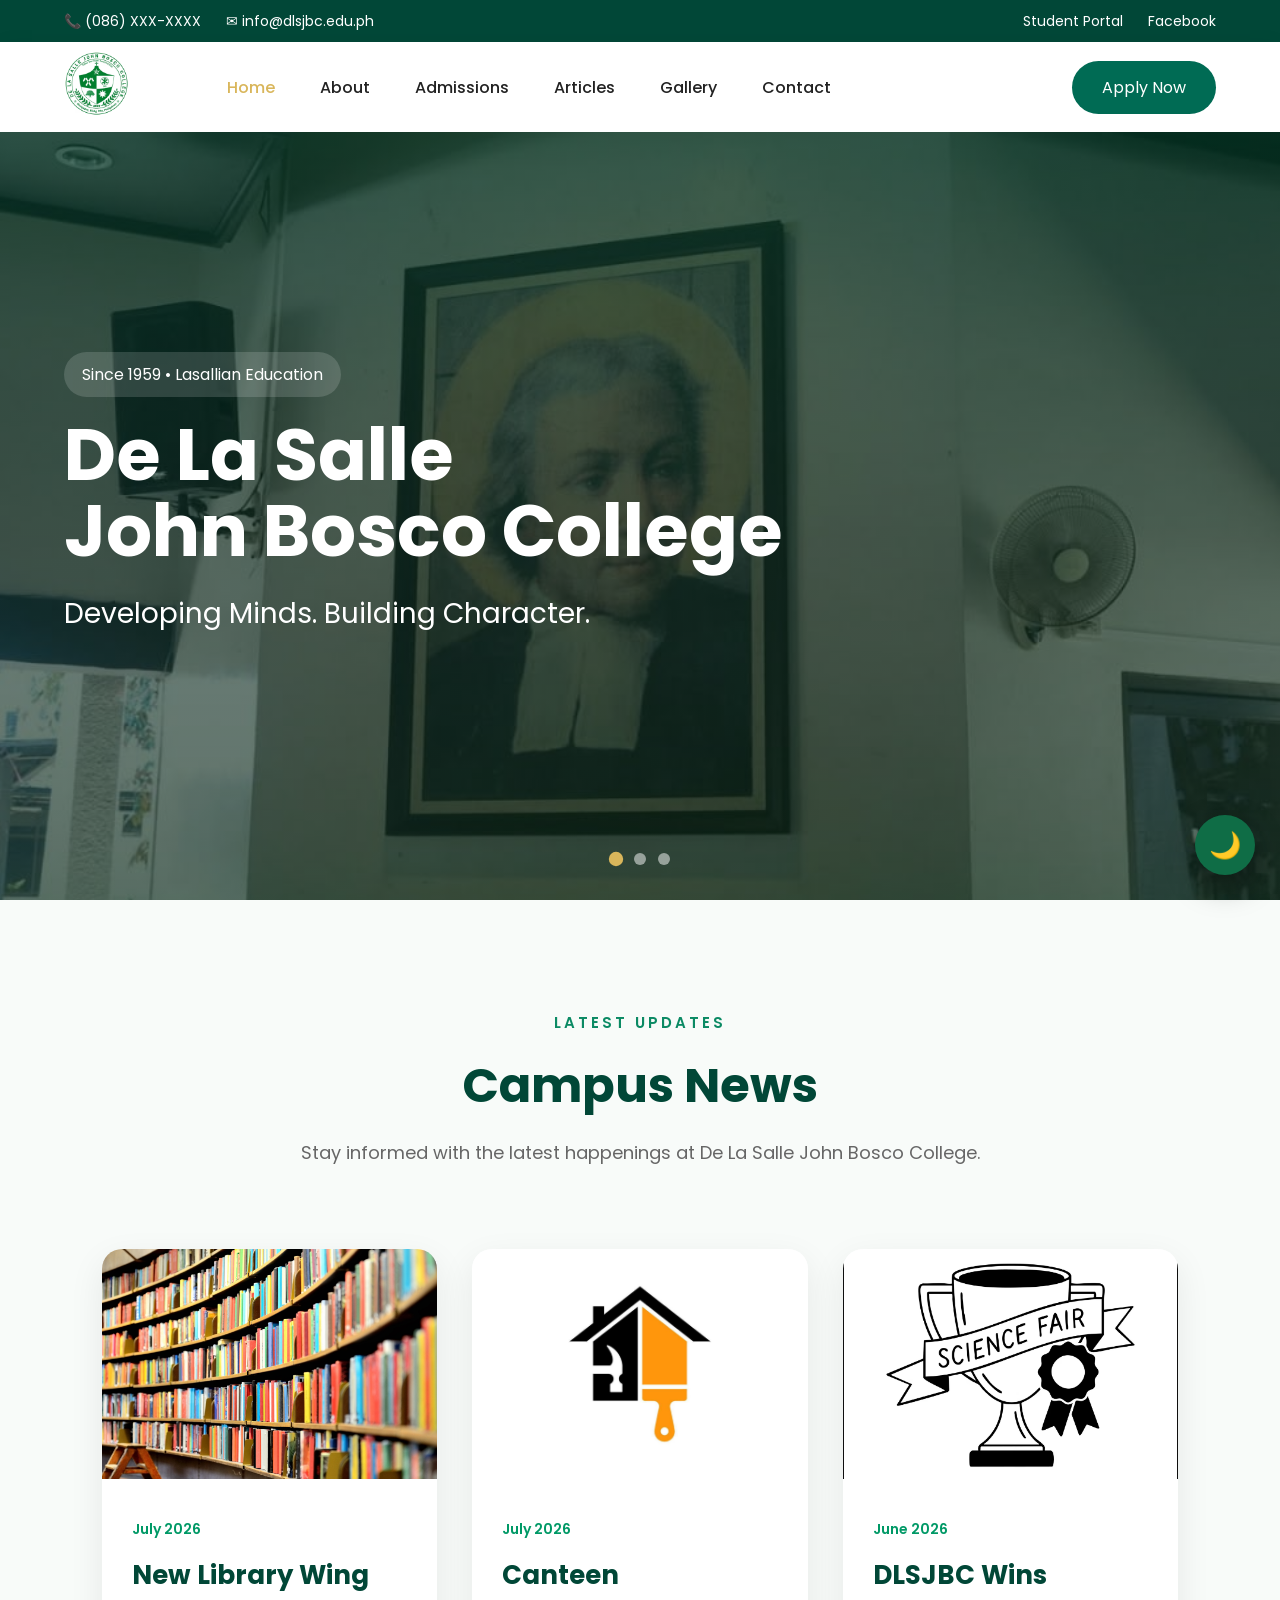
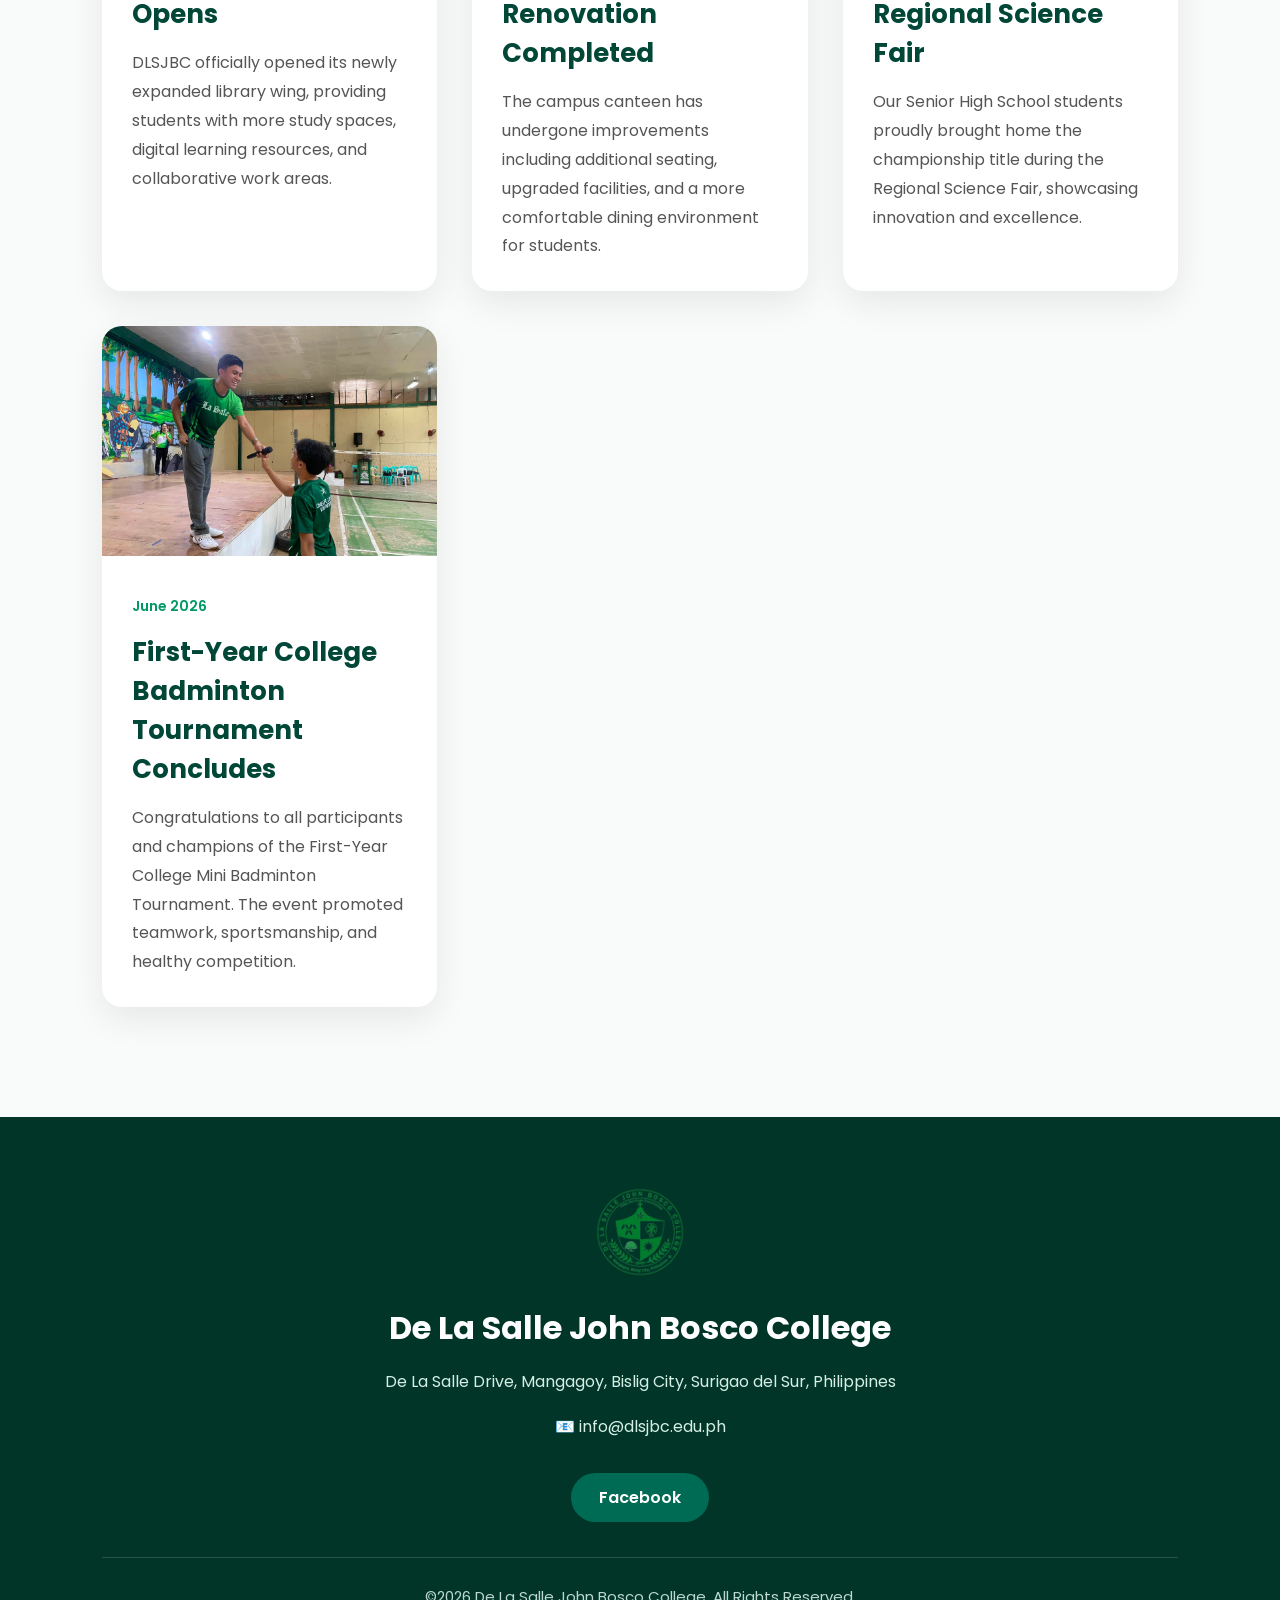
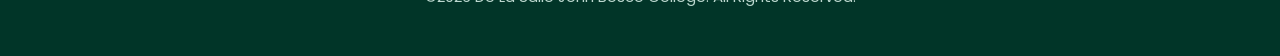
<file: index.html>
<!DOCTYPE html>
<html lang="en">
<head>
    <meta charset="UTF-8">
    <meta name="viewport" content="width=device-width, initial-scale=1.0">
    <title>De La Salle John Bosco College</title>

    <!-- Google Font -->
    <link href="https://fonts.googleapis.com/css2?family=Poppins:wght@300;400;500;600;700;800&display=swap" rel="stylesheet">

    <!-- CSS -->
    <link rel="stylesheet" href="style.css">
</head>
<body>

    <!-- ================= TOP BAR ================= -->

    <div class="top-bar">

        <div class="container">

            <div class="top-left">

                <span>📞 (086) XXX-XXXX</span>

                <span>✉ info@dlsjbc.edu.ph</span>

            </div>

            <div class="top-right">

                <a href="#">Student Portal</a>

                <a href="#">Facebook</a>

            </div>

        </div>

    </div>

    <!-- ================= NAVBAR ================= -->

    <header class="navbar">

        <div class="container">

            <a href="index.html" class="logo">

                <img src="images/dlsjbclogo.png" alt="Logo">

            </a>

            <ul class="nav-menu">

                <li><a href="#" class="active">Home</a></li>
                <li><a href="about.html">About</a></li>
                <li><a href="admissions.html">Admissions</a></li>
                <li><a href="articles.html">Articles</a></li>
                <li><a href="gallery.html">Gallery</a></li>
                <li><a href="contact.html">Contact</a></li>
                <a href="index.html" class="logo">

            </ul>

            <a href="admissions.html" class="apply-btn">Apply Now</a>

        </div>

    </header>

    <!-- ================= HERO ================= -->

    <section class="hero">

        <div class="slider">

            <img src="images/bg1.jpg" class="slide active">

            <img src="images/bg2.jpg" class="slide">

            <img src="images/bg3.jpg" class="slide">

        </div>

        <div class="hero-overlay"></div>

        <div class="hero-content">

            <span class="hero-badge">
                Since 1959 • Lasallian Education
            </span>

            <h1>
                De La Salle <br>
                John Bosco College
            </h1>

            <p>
                Developing Minds. Building Character.
            </p>

            <div class="hero-buttons">


            </div>

        </div>

        <div class="slider-dots">

    <span class="dot active"></span>

    <span class="dot"></span>

    <span class="dot"></span>

</div>

    </section>

<!-- ================= NEWS ================= -->

<section class="news">

    <div class="section-heading">

        <span>LATEST UPDATES</span>

        <h2>Campus News</h2>

        <p>
            Stay informed with the latest happenings at De La Salle John Bosco College.
        </p>

    </div>

    <div class="news-grid">

        <div class="news-card">

            <img src="images/library.jpg" alt="Library">

            <div class="news-content">

                <span>July 2026</span>

                <h3>New Library Wing Opens</h3>

                <p>
                    DLSJBC officially opened its newly expanded library wing,
                    providing students with more study spaces, digital learning
                    resources, and collaborative work areas.
                </p>

            </div>

        </div>

        <div class="news-card">

            <img src="images/renovation.jpg" alt="Canteen">

            <div class="news-content">

                <span>July 2026</span>

                <h3>Canteen Renovation Completed</h3>

                <p>
                    The campus canteen has undergone improvements including
                    additional seating, upgraded facilities, and a more
                    comfortable dining environment for students.
                </p>

            </div>

        </div>

        <div class="news-card">

            <img src="images/sciencefair.png" alt="Science Fair">

            <div class="news-content">

                <span>June 2026</span>

                <h3>DLSJBC Wins Regional Science Fair</h3>

                <p>
                    Our Senior High School students proudly brought home the
                    championship title during the Regional Science Fair,
                    showcasing innovation and excellence.
                </p>

            </div>

        </div>

        <div class="news-card">

            <img src="images/badminton.jpg" alt="Badminton">

            <div class="news-content">

                <span>June 2026</span>

                <h3>First-Year College Badminton Tournament Concludes</h3>

                <p>
                    Congratulations to all participants and champions of the
                    First-Year College Mini Badminton Tournament. The event
                    promoted teamwork, sportsmanship, and healthy competition.
                </p>

            </div>

        </div>

    </div>

</section>
<!-- ================= FOOTER ================= -->

<footer class="footer">

    <div class="footer-container">

        <img src="images/dlsjbclogo.png" alt="DLSJBC Logo">

        <h3>De La Salle John Bosco College</h3>

        <p>
            De La Salle Drive, Mangagoy, Bislig City,
            Surigao del Sur, Philippines
        </p>

        <p>
            📧 info@dlsjbc.edu.ph
        </p>

        <div class="footer-social">

            <a href="#">Facebook</a>

        </div>

        <div class="footer-bottom">

            <p>
                ©2026 De La Salle John Bosco College. All Rights Reserved.
            </p>

        </div>

    </div>

</footer>

<!-- Dark Mode Toggle -->

<button id="themeToggle" class="theme-toggle">
    🌙
</button>

<script src="theme.js"></script>

</body>

<script>

const slides = document.querySelectorAll(".slide");
const dots = document.querySelectorAll(".dot");

let currentSlide = 0;

function showSlide(index){

    slides.forEach(slide=>slide.classList.remove("active"));
    dots.forEach(dot=>dot.classList.remove("active"));

    slides[index].classList.add("active");
    dots[index].classList.add("active");

}

showSlide(0);

setInterval(()=>{

    currentSlide++;

    if(currentSlide >= slides.length){

        currentSlide = 0;

    }

    showSlide(currentSlide);

},5000);

</script>
</file>
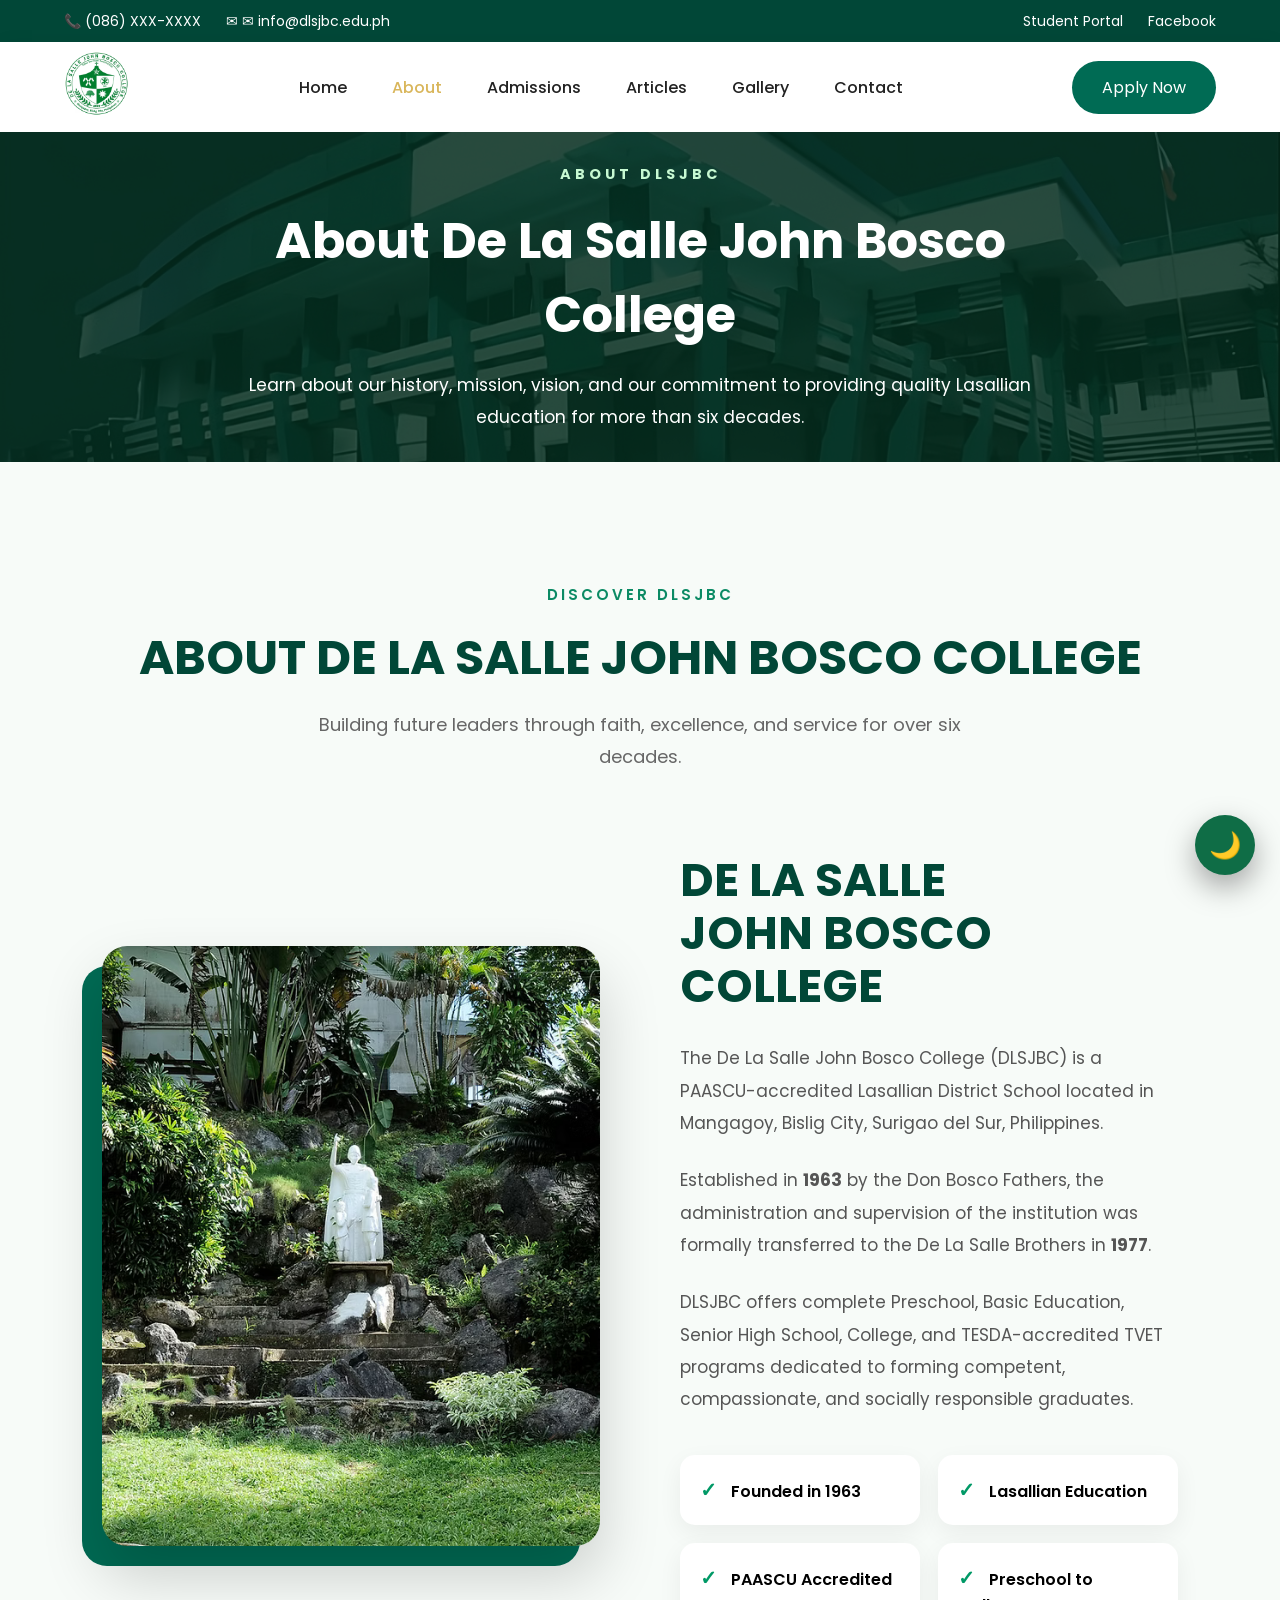
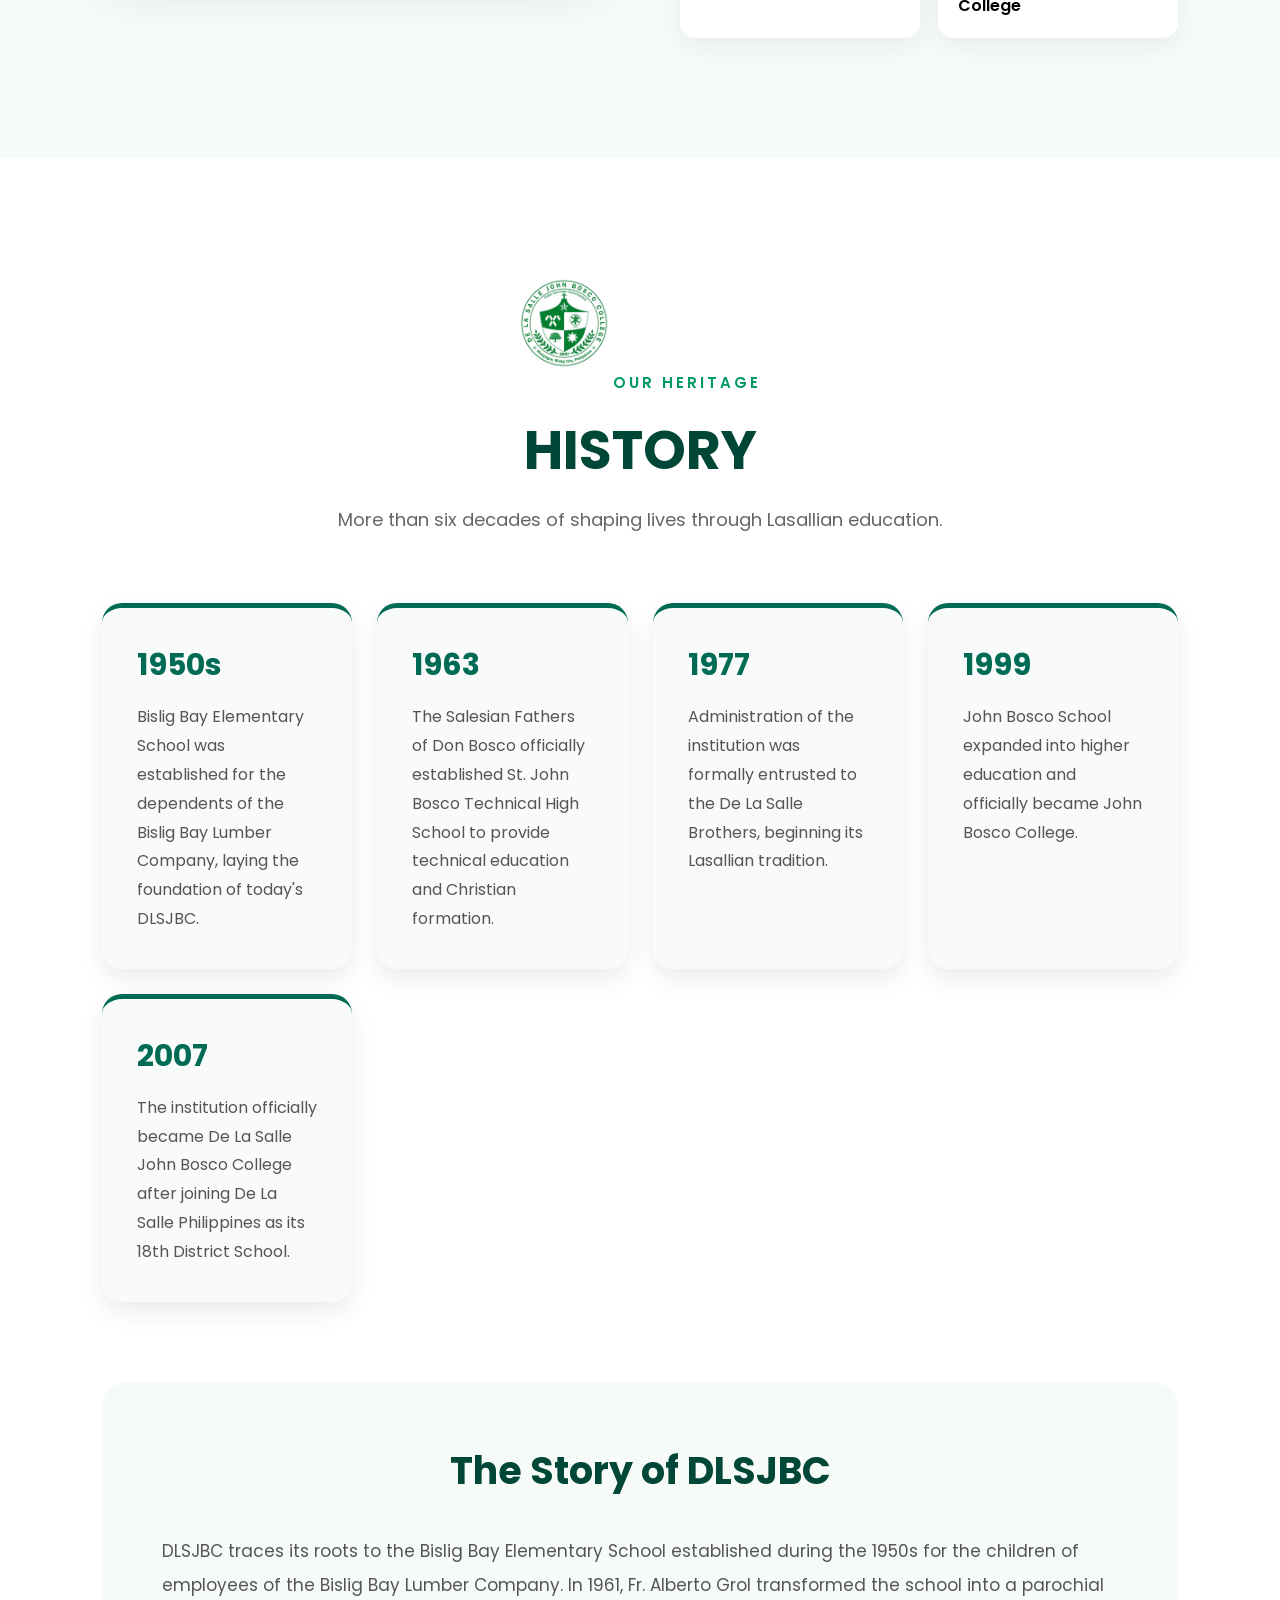
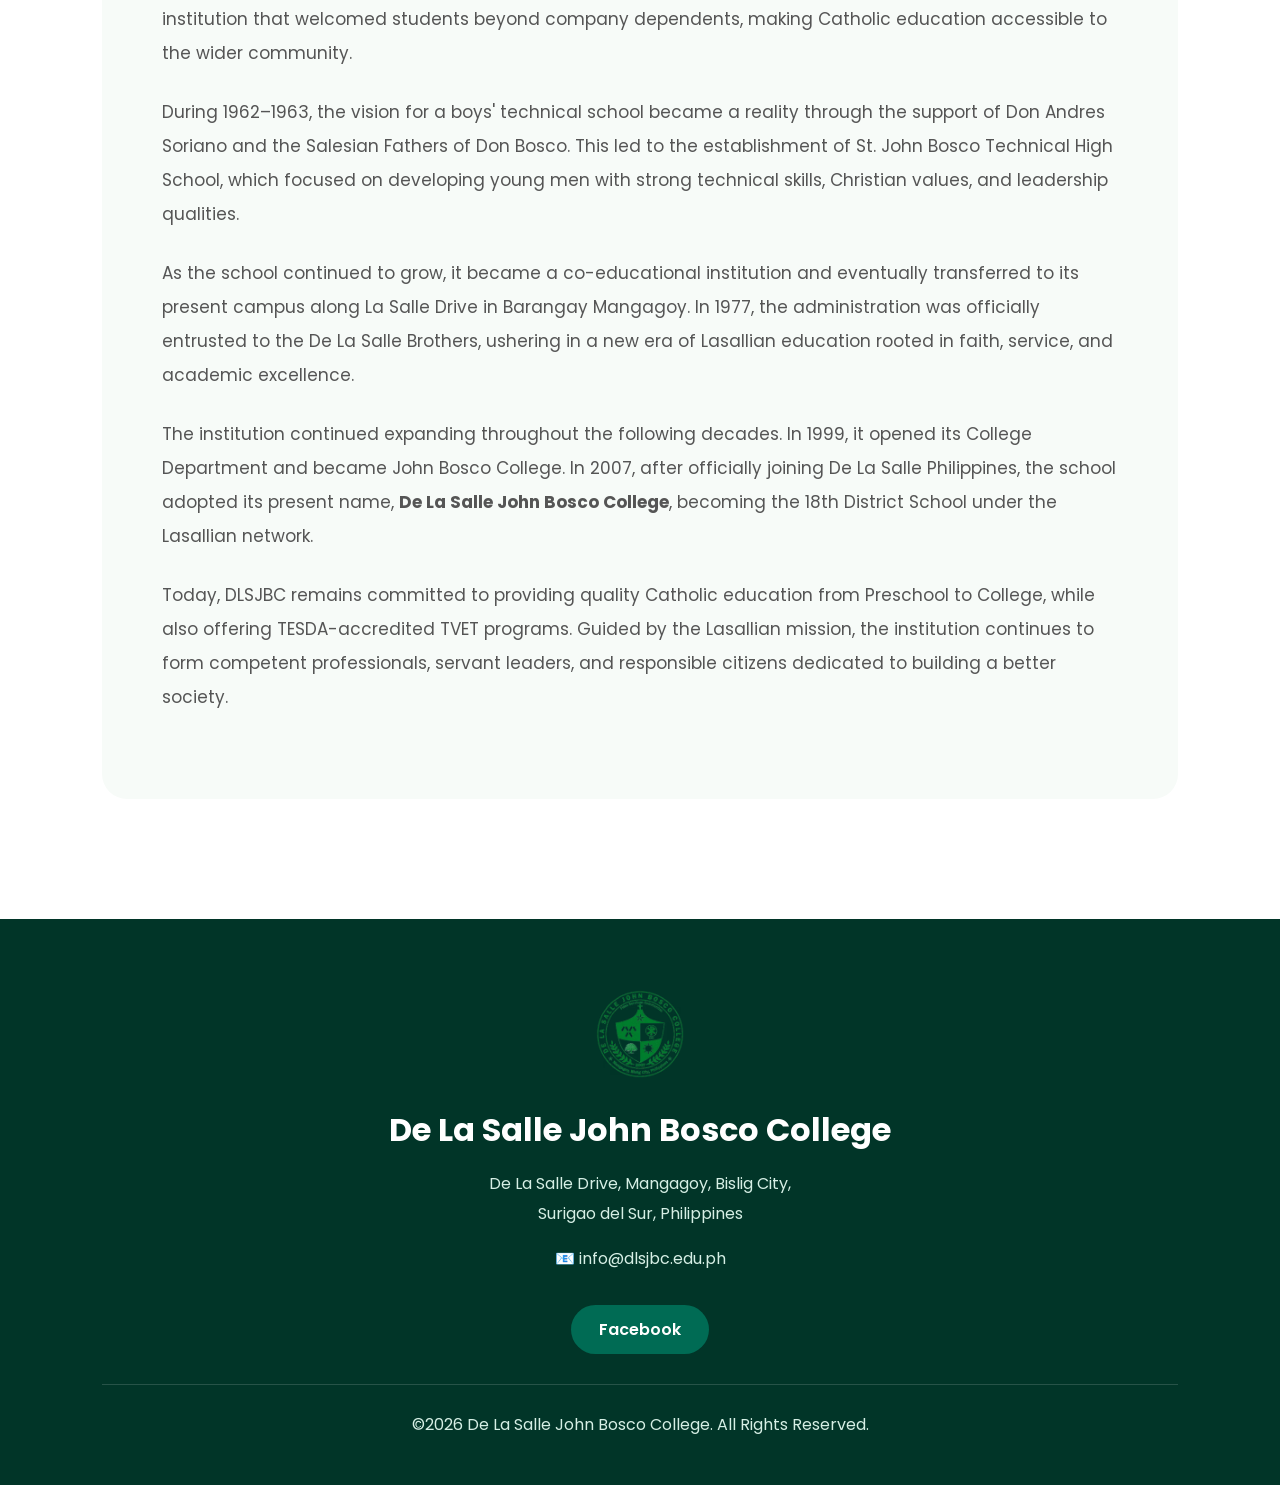
<file: about.html>
<!DOCTYPE html>
<html lang="en">
<head>
    <meta charset="UTF-8">
    <meta name="viewport" content="width=device-width, initial-scale=1.0">
    <title>Admissions | De La Salle John Bosco College</title>

    <link rel="stylesheet" href="style.css">

    <link href="https://fonts.googleapis.com/css2?family=Poppins:wght@300;400;500;600;700;800&display=swap" rel="stylesheet">
</head>
<body>

<!-- ================= TOP BAR ================= -->

<div class="top-bar">

    <div class="container">

        <div class="top-left">
            <span>📞 (086) XXX-XXXX</span>
            <span>✉ ✉ info@dlsjbc.edu.ph</span>
        </div>

        <div class="top-right">
            <a href="#">Student Portal</a>
            <a href="#">Facebook</a>
        </div>

    </div>

</div>

<!-- ================= NAVBAR ================= -->

<header class="navbar">

    <div class="container">

        <a href="index.html" class="logo">
            <img src="images/dlsjbclogo.png" alt="">
        </a>

        <ul class="nav-menu">

            <li><a href="index.html">Home</a></li>
            <li><a href="about.html" class="active">About</a></li>
            <li><a href="admissions.html">Admissions</a></li>
            <li><a href="articles.html">Articles</a></li>
            <li><a href="gallery.html">Gallery</a></li>
            <li><a href="contact.html">Contact</a></li>

        </ul>

        <a href="admissions.html" class="apply-btn">Apply Now</a>

    </div>

</header>

<!-- ================= HERO ================= -->

<section class="page-hero">

    <img src="images/aboutbanner.png" class="page-bg" alt="">

    <div class="page-overlay"></div>

    <div class="page-content">

        <span>ABOUT DLSJBC</span>

        <h1>About De La Salle John Bosco College</h1>

        <p>
            Learn about our history, mission, vision, and our commitment to
            providing quality Lasallian education for more than six decades.
        </p>

    </div>

</section>
<!-- ================= ABOUT ================= -->

<section class="about" id="about">

    <div class="section-heading">

        <span>DISCOVER DLSJBC</span>

        <h2>ABOUT DE LA SALLE JOHN BOSCO COLLEGE</h2>

        <p>
            Building future leaders through faith, excellence, and service for over six decades.
        </p>

    </div>

    <div class="about-container">

        <div class="about-image">

            <div class="image-bg"></div>

            <img src="images/about.png" alt="DLSJBC Campus">

        </div>

        <div class="about-content">

            <h3>
                DE LA SALLE<br>
                JOHN BOSCO COLLEGE
            </h3>

            <p>
                The De La Salle John Bosco College (DLSJBC) is a PAASCU-accredited
                Lasallian District School located in Mangagoy, Bislig City,
                Surigao del Sur, Philippines.
            </p>

            <p>
                Established in <strong>1963</strong> by the Don Bosco Fathers,
                the administration and supervision of the institution was formally
                transferred to the De La Salle Brothers in <strong>1977</strong>.
            </p>

            <p>
                DLSJBC offers complete Preschool, Basic Education,
                Senior High School, College, and TESDA-accredited TVET
                programs dedicated to forming competent, compassionate,
                and socially responsible graduates.
            </p>

            <div class="about-features">

                <div class="feature-card">
                    <span>✓</span>
                    Founded in 1963
                </div>

                <div class="feature-card">
                    <span>✓</span>
                    Lasallian Education
                </div>

                <div class="feature-card">
                    <span>✓</span>
                    PAASCU Accredited
                </div>

                <div class="feature-card">
                    <span>✓</span>
                    Preschool to College
                </div>

            </div>

        </div>

    </div>

</section>

<!-- ================= HISTORY ================= -->

<section class="history" id="history">

    <div class="history-header">

        <img src="images/dlsjbclogo.png" alt="DLSJBC Logo">

        <span>OUR HERITAGE</span>

        <h2>HISTORY</h2>

        <p>
            More than six decades of shaping lives through Lasallian education.
        </p>

    </div>

    <div class="history-timeline">

        <div class="timeline-card">
            <h3>1950s</h3>
            <p>
                Bislig Bay Elementary School was established for the dependents of the Bislig Bay Lumber Company, laying the foundation of today's DLSJBC.
            </p>
        </div>

        <div class="timeline-card">
            <h3>1963</h3>
            <p>
                The Salesian Fathers of Don Bosco officially established St. John Bosco Technical High School to provide technical education and Christian formation.
            </p>
        </div>

        <div class="timeline-card">
            <h3>1977</h3>
            <p>
                Administration of the institution was formally entrusted to the De La Salle Brothers, beginning its Lasallian tradition.
            </p>
        </div>

        <div class="timeline-card">
            <h3>1999</h3>
            <p>
                John Bosco School expanded into higher education and officially became John Bosco College.
            </p>
        </div>

        <div class="timeline-card">
            <h3>2007</h3>
            <p>
                The institution officially became De La Salle John Bosco College after joining De La Salle Philippines as its 18th District School.
            </p>
        </div>

    </div>

    <div class="history-content">

        <h3>The Story of DLSJBC</h3>

        <p>
            DLSJBC traces its roots to the Bislig Bay Elementary School established during the 1950s for the children of employees of the Bislig Bay Lumber Company. In 1961, Fr. Alberto Grol transformed the school into a parochial institution that welcomed students beyond company dependents, making Catholic education accessible to the wider community.
        </p>

        <p>
            During 1962–1963, the vision for a boys' technical school became a reality through the support of Don Andres Soriano and the Salesian Fathers of Don Bosco. This led to the establishment of St. John Bosco Technical High School, which focused on developing young men with strong technical skills, Christian values, and leadership qualities.
        </p>

        <p>
            As the school continued to grow, it became a co-educational institution and eventually transferred to its present campus along La Salle Drive in Barangay Mangagoy. In 1977, the administration was officially entrusted to the De La Salle Brothers, ushering in a new era of Lasallian education rooted in faith, service, and academic excellence.
        </p>

        <p>
            The institution continued expanding throughout the following decades. In 1999, it opened its College Department and became John Bosco College. In 2007, after officially joining De La Salle Philippines, the school adopted its present name, <strong>De La Salle John Bosco College</strong>, becoming the 18th District School under the Lasallian network.
        </p>

        <p>
            Today, DLSJBC remains committed to providing quality Catholic education from Preschool to College, while also offering TESDA-accredited TVET programs. Guided by the Lasallian mission, the institution continues to form competent professionals, servant leaders, and responsible citizens dedicated to building a better society.
        </p>

    </div>

</section>

<!-- ================= FOOTER ================= -->

<footer class="footer">

    <img src="images/dlsjbclogo.png" alt="DLSJBC Logo">

    <h3>De La Salle John Bosco College</h3>

    <p>
        De La Salle Drive, Mangagoy, Bislig City,<br>
        Surigao del Sur, Philippines
    </p>

    <p>
        📧 info@dlsjbc.edu.ph
    </p>

    <div class="footer-social">

        <a href="#">Facebook</a>

    </div>

    <p class="copyright">
        ©2026 De La Salle John Bosco College. All Rights Reserved.
    </p>

</footer>
<!-- Dark Mode Toggle -->

<button id="themeToggle" class="theme-toggle">
    🌙
</button>

<script src="theme.js"></script>
</body>
</file>
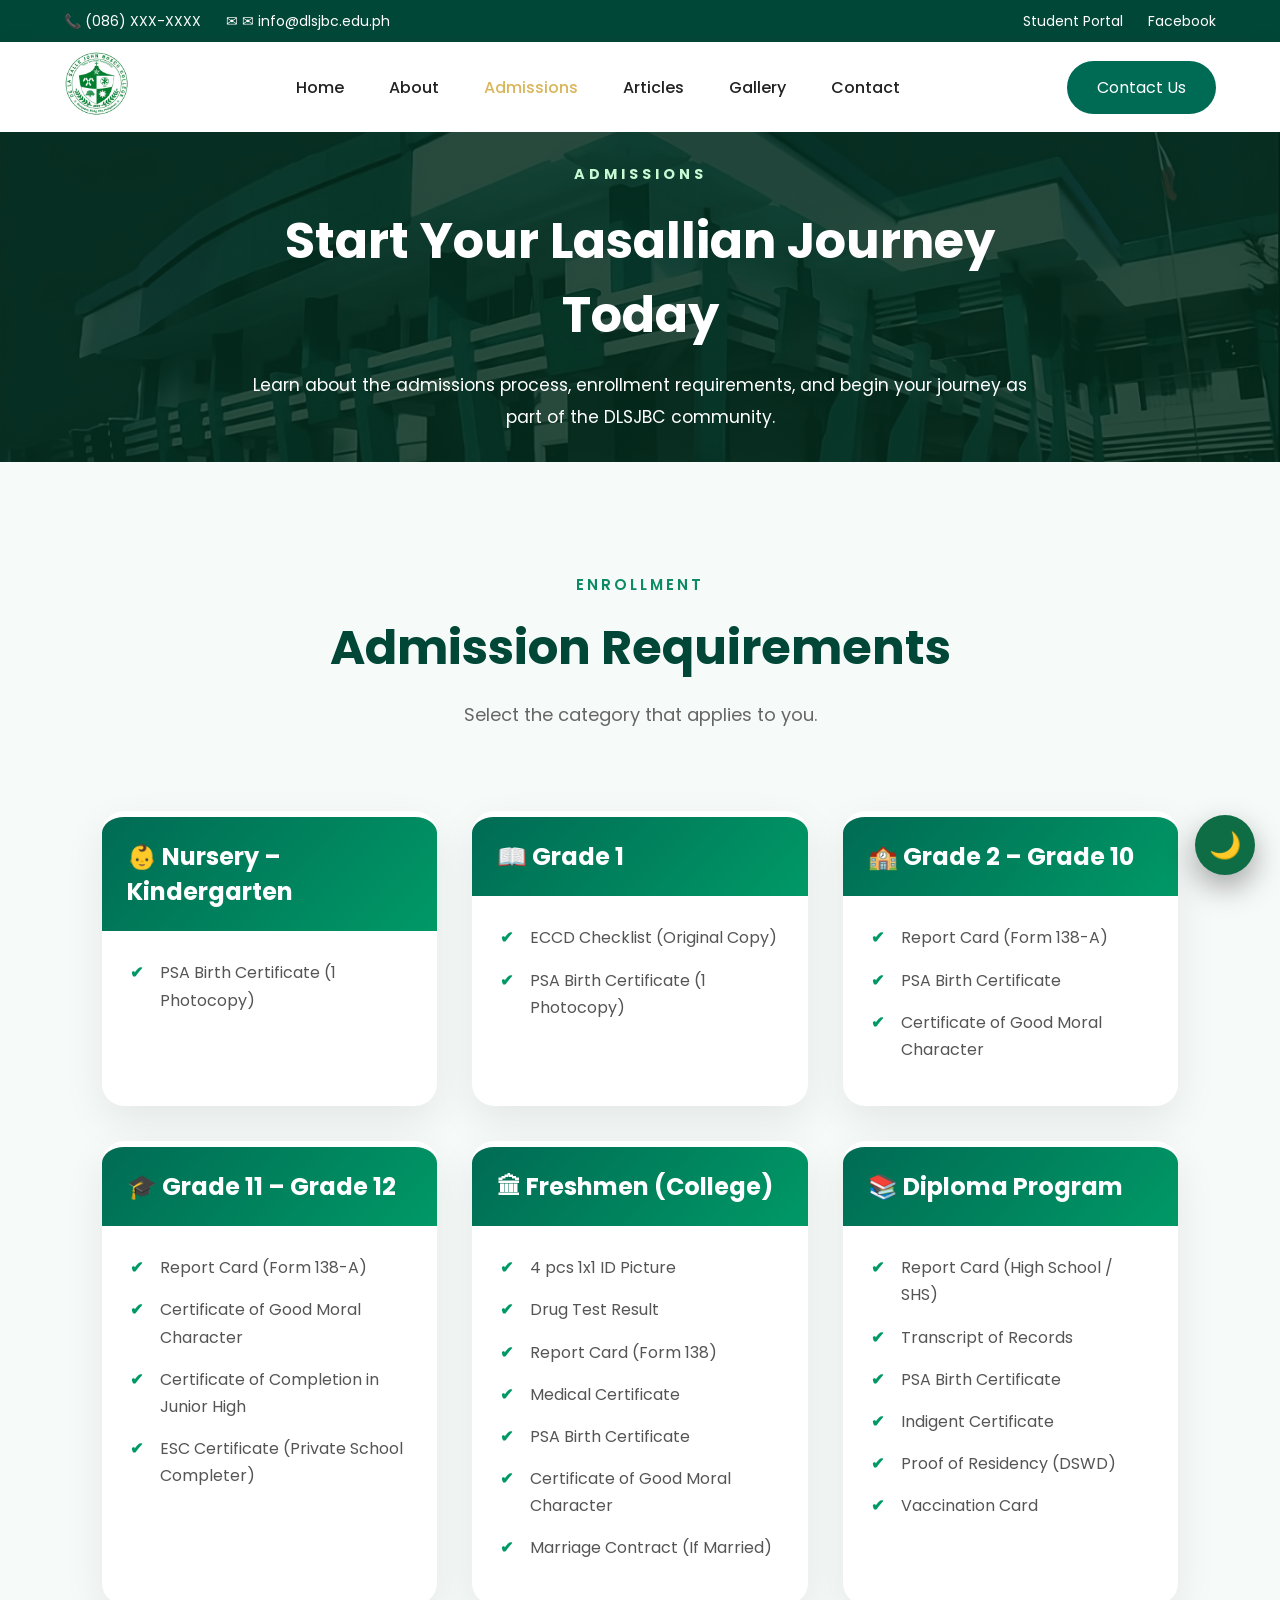
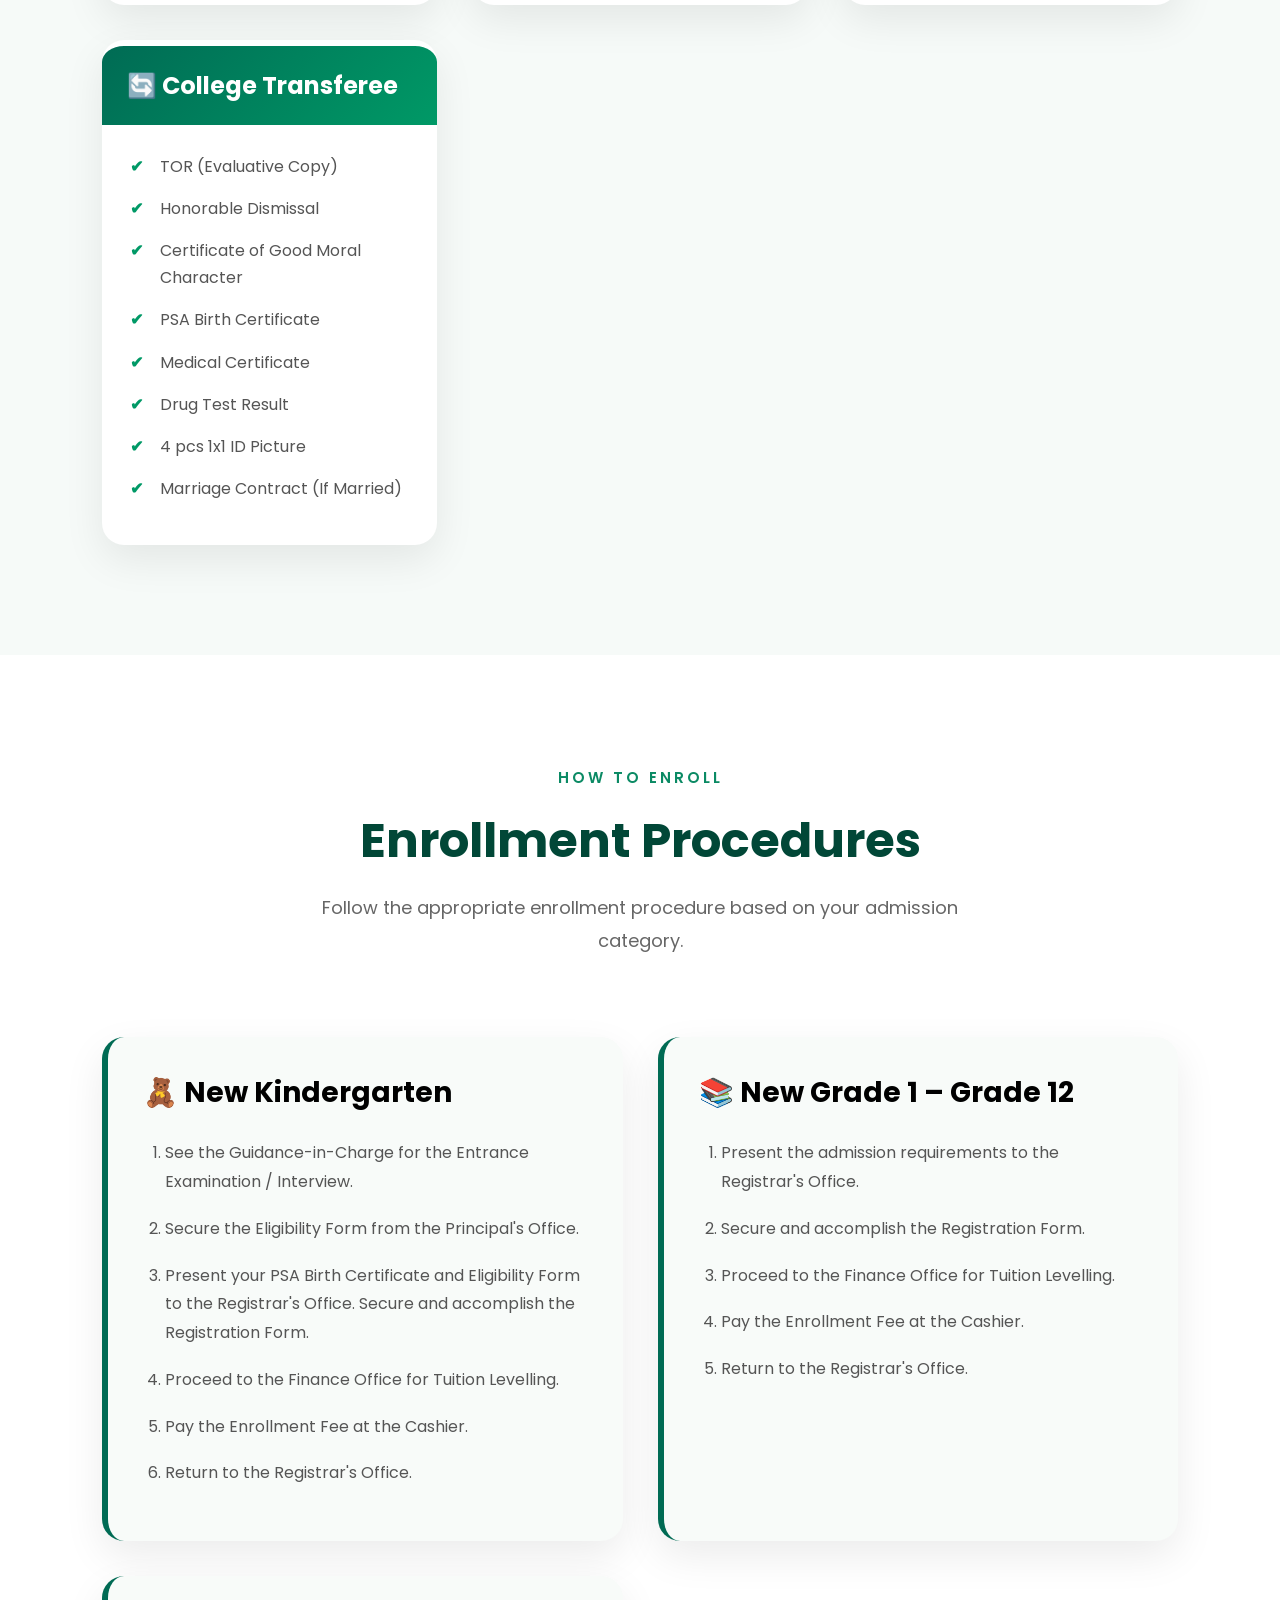
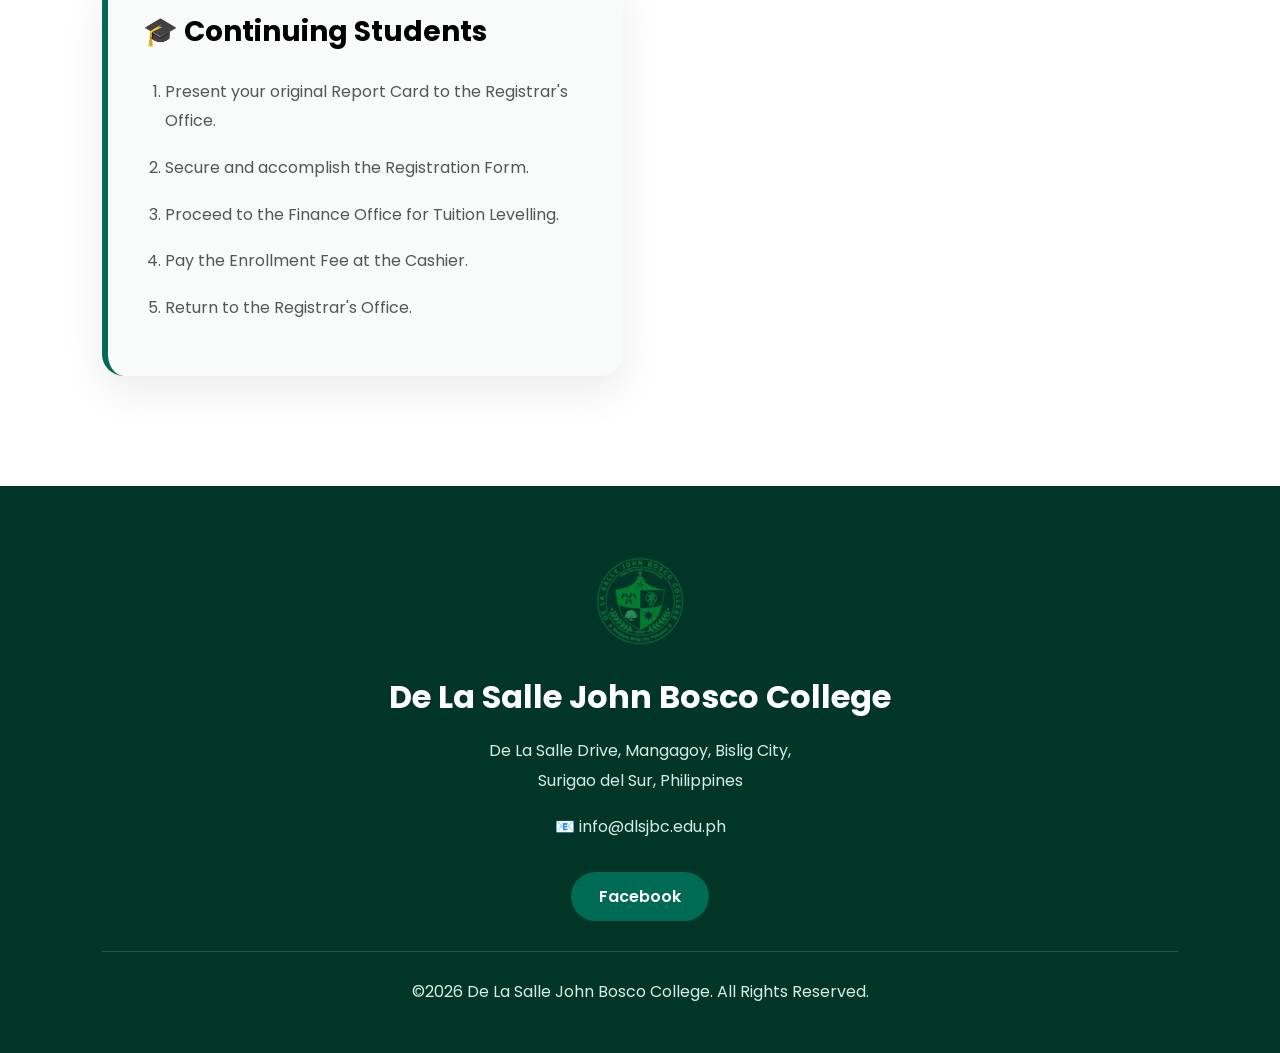
<file: admissions.html>
<!DOCTYPE html>
<html lang="en">
<head>
    <meta charset="UTF-8">
    <meta name="viewport" content="width=device-width, initial-scale=1.0">
    <title>Admissions | De La Salle John Bosco College</title>

    <link rel="stylesheet" href="style.css">

    <link href="https://fonts.googleapis.com/css2?family=Poppins:wght@300;400;500;600;700;800&display=swap" rel="stylesheet">
</head>
<body>

<!-- ================= TOP BAR ================= -->

<div class="top-bar">

    <div class="container">

        <div class="top-left">
            <span>📞 (086) XXX-XXXX</span>
            <span>✉ ✉ info@dlsjbc.edu.ph</span>
        </div>

        <div class="top-right">
            <a href="#">Student Portal</a>
            <a href="#">Facebook</a>
        </div>

    </div>

</div>

<!-- ================= NAVBAR ================= -->

<header class="navbar">

    <div class="container">

        <a href="index.html" class="logo">
            <img src="images/dlsjbclogo.png" alt="">
        </a>

        <ul class="nav-menu">

            <li><a href="index.html">Home</a></li>
            <li><a href="about.html">About</a></li>
            <li><a href="admissions.html" class="active">Admissions</a></li>
            <li><a href="articles.html">Articles</a></li>
            <li><a href="gallery.html">Gallery</a></li>
            <li><a href="contact.html">Contact</a></li>

        </ul>

        <a href="contact.html" class="apply-btn">Contact Us</a>

    </div>

</header>

<!-- ================= HERO ================= -->

<section class="page-hero">

    <img src="images/aboutbanner.png" class="page-bg" alt="">

    <div class="page-overlay"></div>

    <div class="page-content">

        <span>ADMISSIONS</span>

        <h1>Start Your Lasallian Journey Today</h1>

        <p>
            Learn about the admissions process, enrollment requirements,
            and begin your journey as part of the DLSJBC community.
        </p>

    </div>

</section>

<!-- ================= REQUIREMENTS ================= -->

<section class="requirements">

    <div class="section-heading">

        <span>ENROLLMENT</span>

        <h2>Admission Requirements</h2>

        <p>Select the category that applies to you.</p>

    </div>

    <div class="requirements-grid">

        <!-- Nursery -->

        <div class="requirement-card">

            <h3>👶 Nursery – Kindergarten</h3>

            <ul>

                <li>PSA Birth Certificate (1 Photocopy)</li>

            </ul>

        </div>

        <!-- Grade 1 -->

        <div class="requirement-card">

            <h3>📖 Grade 1</h3>

            <ul>

                <li>ECCD Checklist (Original Copy)</li>

                <li>PSA Birth Certificate (1 Photocopy)</li>

            </ul>

        </div>

        <!-- Grade 2 -->

        <div class="requirement-card">

            <h3>🏫 Grade 2 – Grade 10</h3>

            <ul>

                <li>Report Card (Form 138-A)</li>

                <li>PSA Birth Certificate</li>

                <li>Certificate of Good Moral Character</li>

            </ul>

        </div>

        <!-- Grade 11 -->

        <div class="requirement-card">

            <h3>🎓 Grade 11 – Grade 12</h3>

            <ul>

                <li>Report Card (Form 138-A)</li>

                <li>Certificate of Good Moral Character</li>

                <li>Certificate of Completion in Junior High</li>

                <li>ESC Certificate (Private School Completer)</li>

            </ul>

        </div>

        <!-- Freshmen -->

        <div class="requirement-card">

            <h3>🏛 Freshmen (College)</h3>

            <ul>

                <li>4 pcs 1x1 ID Picture</li>

                <li>Drug Test Result</li>

                <li>Report Card (Form 138)</li>

                <li>Medical Certificate</li>

                <li>PSA Birth Certificate</li>

                <li>Certificate of Good Moral Character</li>

                <li>Marriage Contract (If Married)</li>

            </ul>

        </div>

        <!-- Diploma -->

        <div class="requirement-card">

            <h3>📚 Diploma Program</h3>

            <ul>

                <li>Report Card (High School / SHS)</li>

                <li>Transcript of Records</li>

                <li>PSA Birth Certificate</li>

                <li>Indigent Certificate</li>

                <li>Proof of Residency (DSWD)</li>

                <li>Vaccination Card</li>

            </ul>

        </div>

        <!-- Transferee -->

        <div class="requirement-card">

            <h3>🔄 College Transferee</h3>

            <ul>

                <li>TOR (Evaluative Copy)</li>

                <li>Honorable Dismissal</li>

                <li>Certificate of Good Moral Character</li>

                <li>PSA Birth Certificate</li>

                <li>Medical Certificate</li>

                <li>Drug Test Result</li>

                <li>4 pcs 1x1 ID Picture</li>

                <li>Marriage Contract (If Married)</li>

            </ul>

        </div>

    </div>

</section>

<!-- ================= ENROLLMENT PROCEDURES ================= -->

<section class="procedures">

    <div class="section-heading">

        <span>HOW TO ENROLL</span>

        <h2>Enrollment Procedures</h2>

        <p>
            Follow the appropriate enrollment procedure based on your admission category.
        </p>

    </div>

    <div class="procedure-grid">

        <!-- Kindergarten -->

        <div class="procedure-card">

            <h3>🧸 New Kindergarten</h3>

            <ol>

                <li>See the Guidance-in-Charge for the Entrance Examination / Interview.</li>

                <li>Secure the Eligibility Form from the Principal's Office.</li>

                <li>Present your PSA Birth Certificate and Eligibility Form to the Registrar's Office. Secure and accomplish the Registration Form.</li>

                <li>Proceed to the Finance Office for Tuition Levelling.</li>

                <li>Pay the Enrollment Fee at the Cashier.</li>

                <li>Return to the Registrar's Office.</li>

            </ol>

        </div>

        <!-- Grade 1-12 -->

        <div class="procedure-card">

            <h3>📚 New Grade 1 – Grade 12</h3>

            <ol>

                <li>Present the admission requirements to the Registrar's Office.</li>

                <li>Secure and accomplish the Registration Form.</li>

                <li>Proceed to the Finance Office for Tuition Levelling.</li>

                <li>Pay the Enrollment Fee at the Cashier.</li>

                <li>Return to the Registrar's Office.</li>

            </ol>

        </div>

        <!-- Continuing -->

        <div class="procedure-card">

            <h3>🎓 Continuing Students</h3>

            <ol>

                <li>Present your original Report Card to the Registrar's Office.</li>

                <li>Secure and accomplish the Registration Form.</li>

                <li>Proceed to the Finance Office for Tuition Levelling.</li>

                <li>Pay the Enrollment Fee at the Cashier.</li>

                <li>Return to the Registrar's Office.</li>

            </ol>

        </div>

    </div>

</section>

<!-- ================= FOOTER ================= -->

<footer class="footer">

    <img src="images/dlsjbclogo.png" alt="DLSJBC Logo">

    <h3>De La Salle John Bosco College</h3>

    <p>
        De La Salle Drive, Mangagoy, Bislig City,<br>
        Surigao del Sur, Philippines
    </p>

    <p>
        📧 info@dlsjbc.edu.ph
    </p>

    <div class="footer-social">

        <a href="#">Facebook</a>

    </div>

    <p class="copyright">
        ©2026 De La Salle John Bosco College. All Rights Reserved.
    </p>

</footer>
<!-- Dark Mode Toggle -->

<button id="themeToggle" class="theme-toggle">
    🌙
</button>

<script src="theme.js"></script>
</body>
</html>
</file>
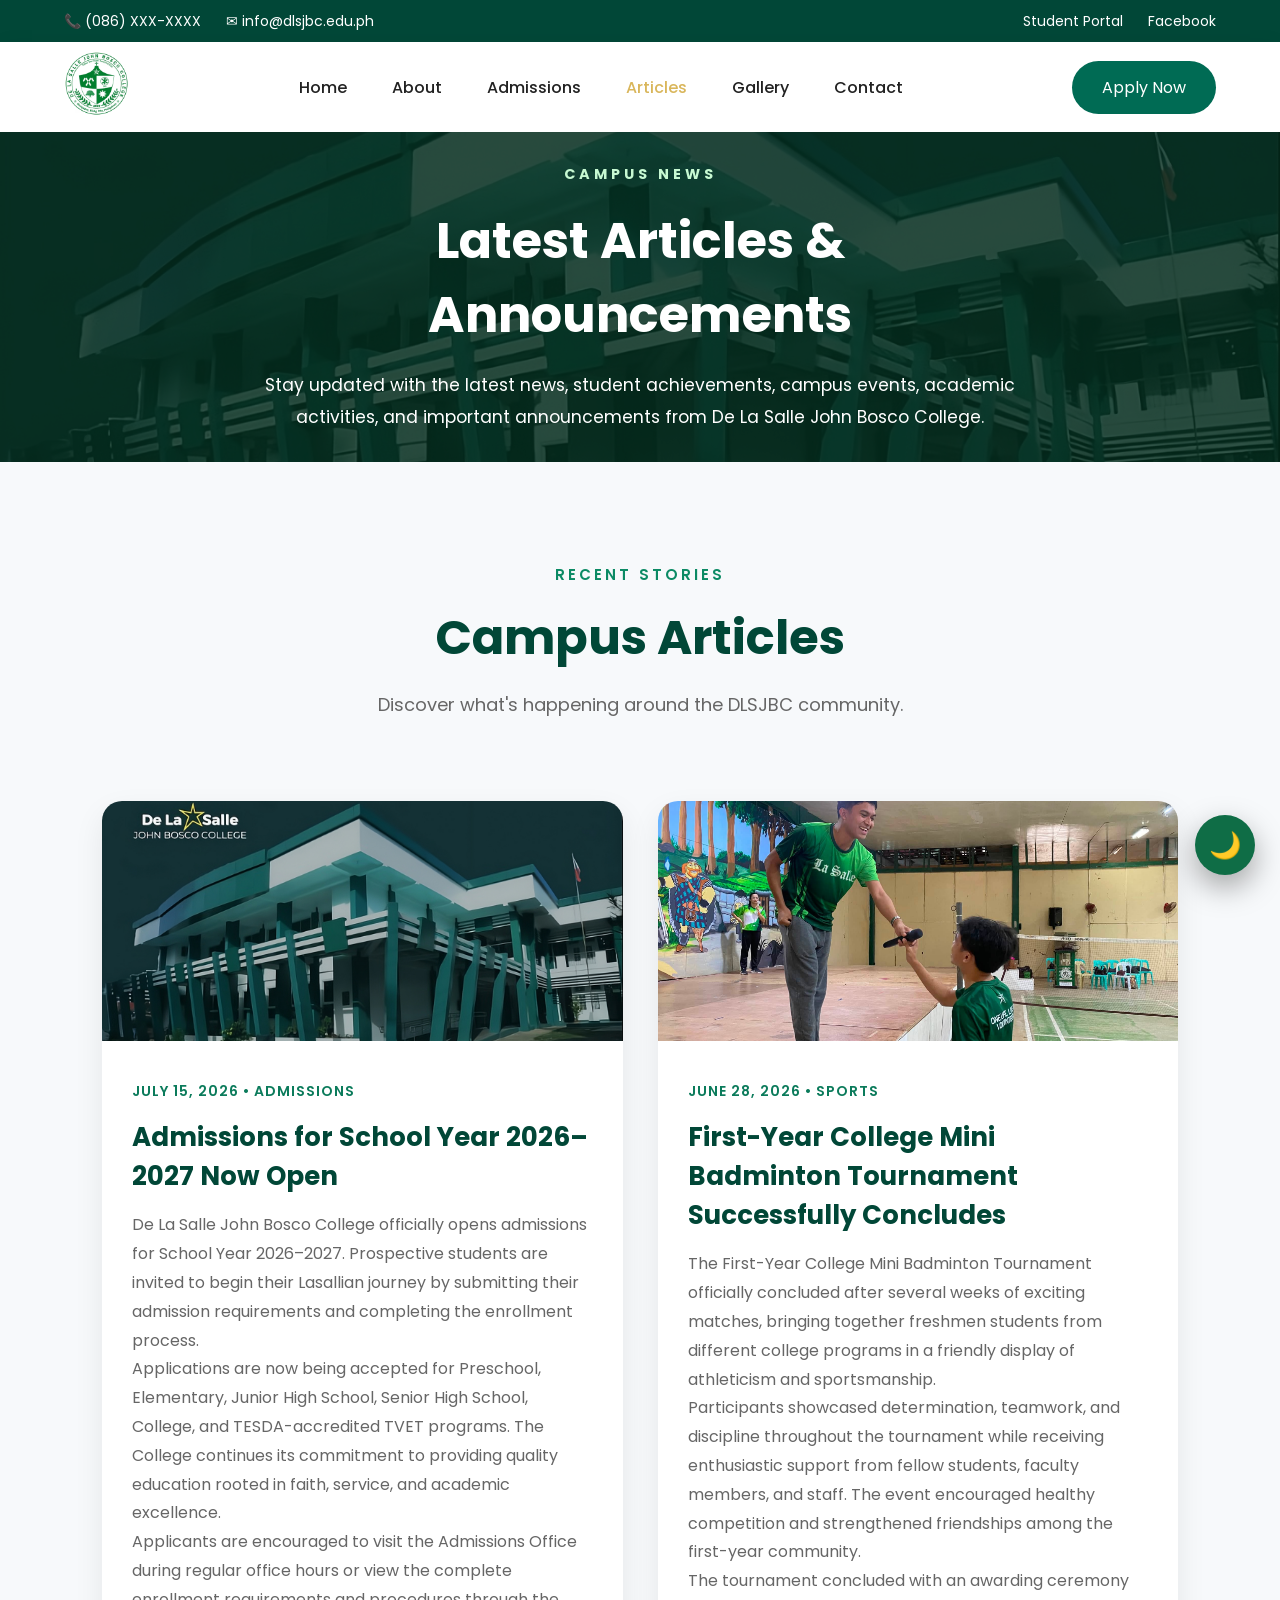
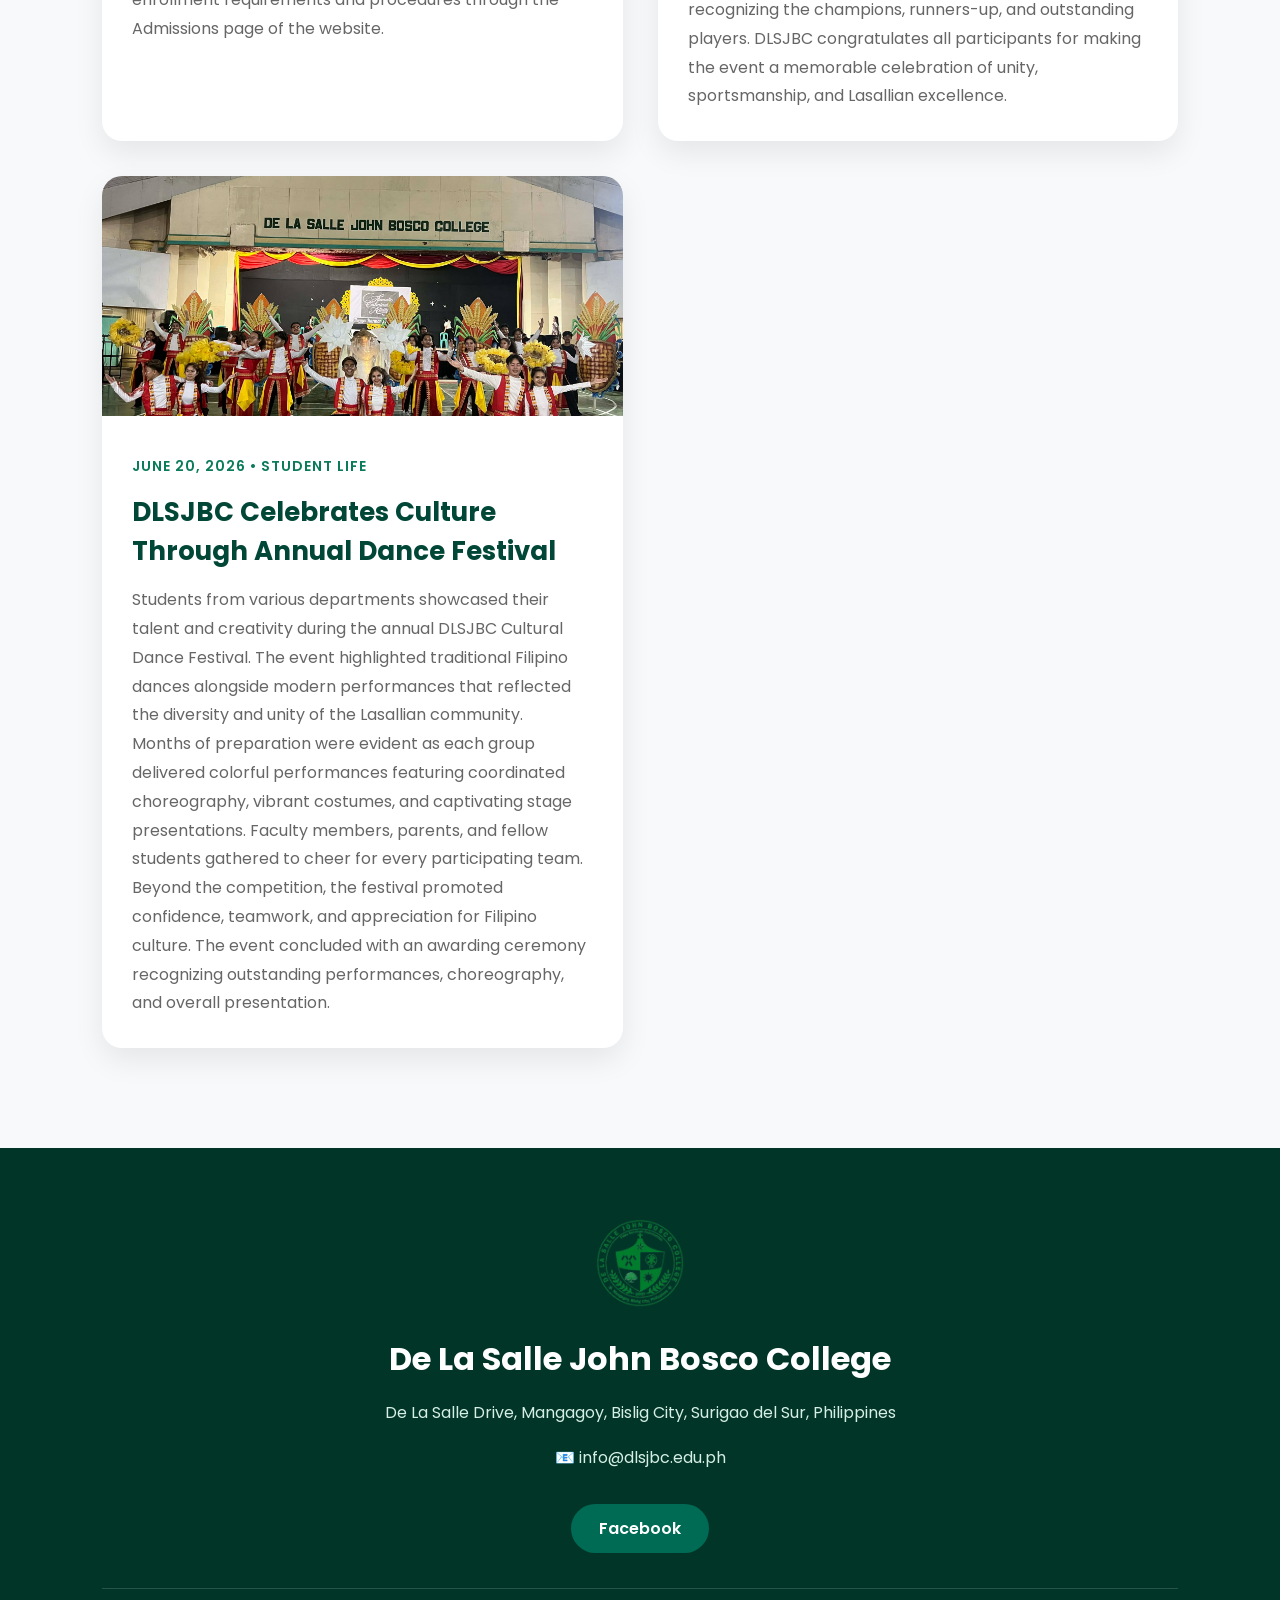
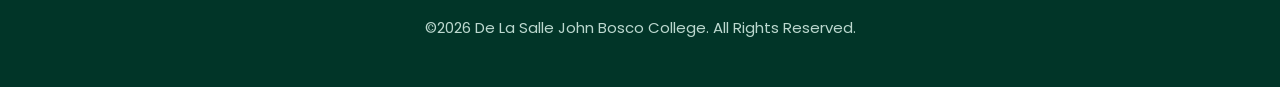
<file: articles.html>
<!DOCTYPE html>
<html lang="en">
<head>
    <meta charset="UTF-8">
    <meta name="viewport" content="width=device-width, initial-scale=1.0">
    <title>Articles | De La Salle John Bosco College</title>

    <link rel="stylesheet" href="style.css">

    <link href="https://fonts.googleapis.com/css2?family=Poppins:wght@300;400;500;600;700;800&display=swap" rel="stylesheet">
</head>
<body>

<!-- ================= TOP BAR ================= -->

<div class="top-bar">

    <div class="container">

        <div class="top-left">
            <span>📞 (086) XXX-XXXX</span>
            <span>✉ info@dlsjbc.edu.ph</span>
        </div>

        <div class="top-right">
            <a href="#">Student Portal</a>
            <a href="#">Facebook</a>
        </div>

    </div>

</div>

<!-- ================= NAVBAR ================= -->

<header class="navbar">

    <div class="container">

        <a href="index.html" class="logo">
            <img src="images/dlsjbclogo.png" alt="Logo">
        </a>

        <ul class="nav-menu">

            <li><a href="index.html">Home</a></li>
            <li><a href="about.html">About</a></li>
            <li><a href="admissions.html">Admissions</a></li>
            <li><a href="articles.html" class="active">Articles</a></li>
            <li><a href="gallery.html">Gallery</a></li>
            <li><a href="contact.html">Contact</a></li>

        </ul>

        <a href="admissions.html" class="apply-btn">
            Apply Now
        </a>

    </div>

</header>

<!-- ================= HERO ================= -->

<section class="page-hero">

    <img src="images/aboutbanner.png" class="page-bg">

    <div class="page-overlay"></div>

    <div class="page-content">

        <span>CAMPUS NEWS</span>

        <h1>Latest Articles & Announcements</h1>

        <p>

            Stay updated with the latest news, student achievements,
            campus events, academic activities, and important announcements
            from De La Salle John Bosco College.

        </p>

    </div>

</section>

<!-- ================= ARTICLES ================= -->

<section class="articles">

    <div class="section-heading">

        <span>RECENT STORIES</span>

        <h2>Campus Articles</h2>

        <p>
            Discover what's happening around the DLSJBC community.
        </p>

    </div>

    <div class="articles-grid">

        <div class="article-card">

    <img src="images/aboutbanner.png" alt="Admissions 2026">

    <div class="article-content">

        <span>July 15, 2026 • Admissions</span>

        <h3>Admissions for School Year 2026–2027 Now Open</h3>

        <p>

            De La Salle John Bosco College officially opens admissions for
            School Year 2026–2027. Prospective students are invited to begin
            their Lasallian journey by submitting their admission requirements
            and completing the enrollment process.

        </p>

        <p>

            Applications are now being accepted for Preschool, Elementary,
            Junior High School, Senior High School, College, and TESDA-accredited
            TVET programs. The College continues its commitment to providing
            quality education rooted in faith, service, and academic excellence.

        </p>

        <p>

            Applicants are encouraged to visit the Admissions Office during
            regular office hours or view the complete enrollment requirements
            and procedures through the Admissions page of the website.

        </p>

    </div>

</div>

<div class="article-card">

    <img src="images/badminton.jpg" alt="Badminton Tournament">

    <div class="article-content">

        <span>June 28, 2026 • Sports</span>

        <h3>First-Year College Mini Badminton Tournament Successfully Concludes</h3>

        <p>

            The First-Year College Mini Badminton Tournament officially concluded
            after several weeks of exciting matches, bringing together freshmen
            students from different college programs in a friendly display of
            athleticism and sportsmanship.

        </p>

        <p>

            Participants showcased determination, teamwork, and discipline
            throughout the tournament while receiving enthusiastic support from
            fellow students, faculty members, and staff. The event encouraged
            healthy competition and strengthened friendships among the first-year
            community.

        </p>

        <p>

            The tournament concluded with an awarding ceremony recognizing the
            champions, runners-up, and outstanding players. DLSJBC congratulates
            all participants for making the event a memorable celebration of
            unity, sportsmanship, and Lasallian excellence.

        </p>

    </div>

</div>
<div class="article-card">

    <img src="images/cultural.jpg" alt="Cultural Dance Festival">

    <div class="article-content">

        <span>June 20, 2026 • Student Life</span>

        <h3>DLSJBC Celebrates Culture Through Annual Dance Festival</h3>

        <p>

            Students from various departments showcased their talent and creativity
            during the annual DLSJBC Cultural Dance Festival. The event highlighted
            traditional Filipino dances alongside modern performances that reflected
            the diversity and unity of the Lasallian community.

        </p>

        <p>

            Months of preparation were evident as each group delivered colorful
            performances featuring coordinated choreography, vibrant costumes,
            and captivating stage presentations. Faculty members, parents, and
            fellow students gathered to cheer for every participating team.

        </p>

        <p>

            Beyond the competition, the festival promoted confidence,
            teamwork, and appreciation for Filipino culture. The event concluded
            with an awarding ceremony recognizing outstanding performances,
            choreography, and overall presentation.

        </p>

    </div>

</div>

    </div>

</section>

<!-- ================= FOOTER ================= -->

<footer class="footer">

    <div class="footer-container">

        <img src="images/dlsjbclogo.png" alt="Logo">

        <h3>De La Salle John Bosco College</h3>

        <p>
            De La Salle Drive, Mangagoy,
            Bislig City, Surigao del Sur,
            Philippines
        </p>

        <p>
            📧 info@dlsjbc.edu.ph
        </p>

        <div class="footer-social">

            <a href="#">Facebook</a>

        </div>

        <div class="footer-bottom">

            <p>
                ©2026 De La Salle John Bosco College. All Rights Reserved.
            </p>

        </div>

    </div>

</footer>
<!-- Dark Mode Toggle -->

<button id="themeToggle" class="theme-toggle">
    🌙
</button>

<script src="theme.js"></script>
</body>
</html>
</file>
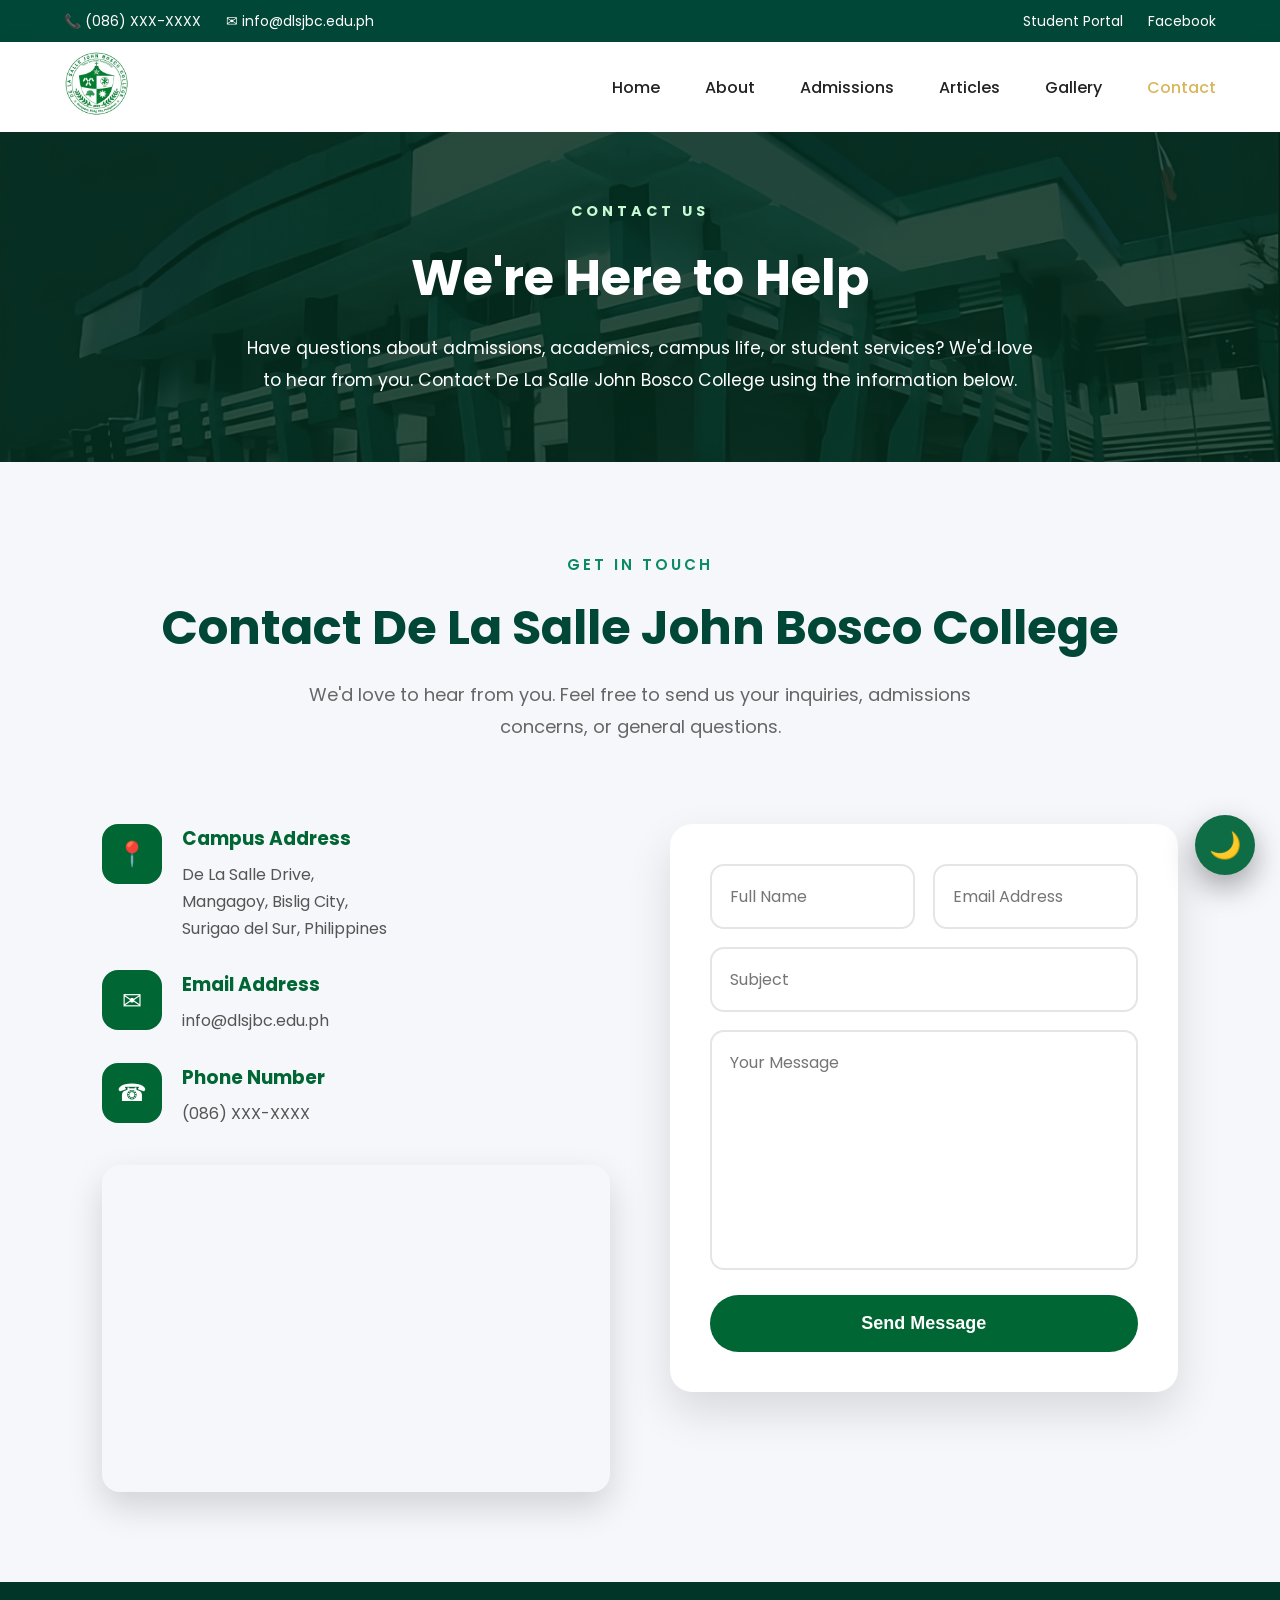
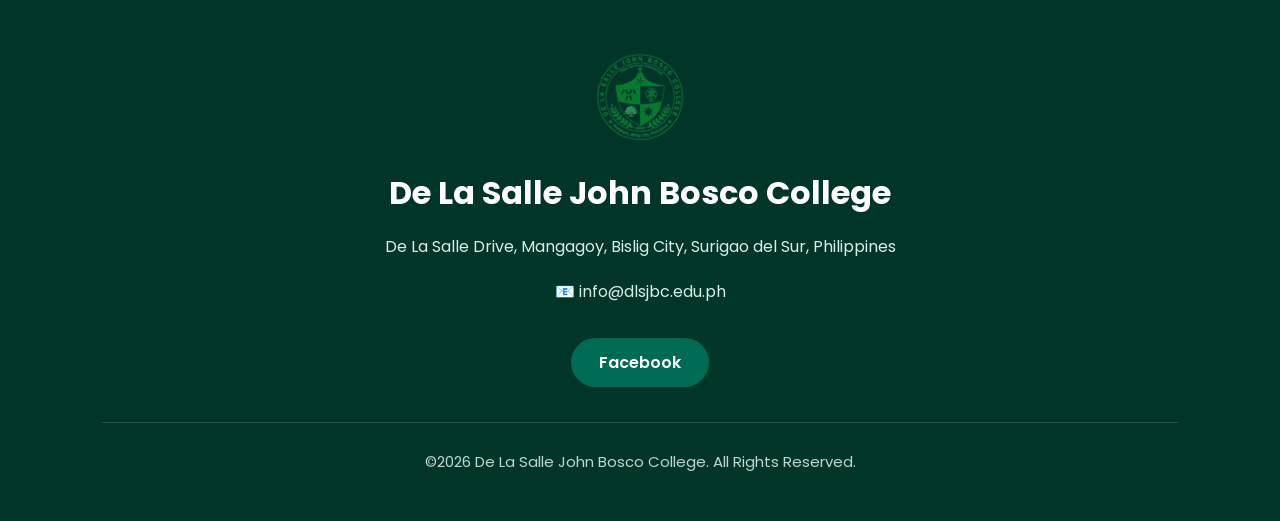
<file: contact.html>
<!DOCTYPE html>
<html lang="en">
<head>
    <meta charset="UTF-8">
    <meta name="viewport" content="width=device-width, initial-scale=1.0">
    <title>Contact | De La Salle John Bosco College</title>

    <link rel="stylesheet" href="style.css">

    <link href="https://fonts.googleapis.com/css2?family=Poppins:wght@300;400;500;600;700;800&display=swap" rel="stylesheet">
</head>
<body>

<!-- ================= TOP BAR ================= -->

<div class="top-bar">

    <div class="container">

        <div class="top-left">
            <span>📞 (086) XXX-XXXX</span>
            <span>✉ info@dlsjbc.edu.ph</span>
        </div>

        <div class="top-right">
            <a href="#">Student Portal</a>
            <a href="#">Facebook</a>
        </div>

    </div>

</div>

<!-- ================= NAVBAR ================= -->

<header class="navbar">

    <div class="container">

        <a href="index.html" class="logo">
            <img src="images/dlsjbclogo.png" alt="">
        </a>

        <ul class="nav-menu">

            <li><a href="index.html">Home</a></li>
            <li><a href="about.html">About</a></li>
            <li><a href="admissions.html">Admissions</a></li>
            <li><a href="articles.html">Articles</a></li>
            <li><a href="gallery.html">Gallery</a></li>
            <li><a href="contact.html" class="active">Contact</a></li>

        </ul>

    </div>

</header>

<!-- ================= HERO ================= -->

<section class="page-hero">

    <img src="images/aboutbanner.png" class="page-bg">

    <div class="page-overlay"></div>

    <div class="page-content">

        <span>CONTACT US</span>

        <h1>We're Here to Help</h1>

        <p>

            Have questions about admissions, academics, campus life,
            or student services? We'd love to hear from you.
            Contact De La Salle John Bosco College using the information below.

        </p>

    </div>

</section>

<!-- ================= CONTACT ================= -->

<section class="contact-section">

    <div class="section-heading">

        <span>GET IN TOUCH</span>

        <h2>Contact De La Salle John Bosco College</h2>

        <p>
            We'd love to hear from you. Feel free to send us your inquiries,
            admissions concerns, or general questions.
        </p>

    </div>

    <div class="contact-wrapper">

        <!-- LEFT -->

        <div class="contact-info">

            <div class="contact-item">

                <div class="contact-icon">📍</div>

                <div>

                    <h3>Campus Address</h3>

                    <p>
                        De La Salle Drive,<br>
                        Mangagoy, Bislig City,<br>
                        Surigao del Sur, Philippines
                    </p>

                </div>

            </div>

            <div class="contact-item">

                <div class="contact-icon">✉</div>

                <div>

                    <h3>Email Address</h3>

                    <p>info@dlsjbc.edu.ph</p>

                </div>

            </div>

            <div class="contact-item">

                <div class="contact-icon">☎</div>

                <div>

                    <h3>Phone Number</h3>

                    <p>(086) XXX-XXXX</p>

                </div>

            </div>

            <div class="contact-map">

                <iframe
                src="https://www.google.com/maps?q=De+La+Salle+John+Bosco+College+Bislig&output=embed"
                loading="lazy">
                </iframe>

            </div>

        </div>

        <!-- RIGHT -->

        <div class="contact-form">

            <form>

                <div class="input-row">

                    <input type="text" placeholder="Full Name">

                    <input type="email" placeholder="Email Address">

                </div>

                <input type="text" placeholder="Subject">

                <textarea
                rows="8"
                placeholder="Your Message"></textarea>

                <button type="submit">
                    Send Message
                </button>

            </form>

        </div>

    </div>

</section>

<!-- ================= FOOTER ================= -->

<footer class="footer">

    <div class="footer-container">

        <img src="images/dlsjbclogo.png" alt="">

        <h3>De La Salle John Bosco College</h3>

        <p>
            De La Salle Drive, Mangagoy,
            Bislig City, Surigao del Sur,
            Philippines
        </p>

        <p>
            📧 info@dlsjbc.edu.ph
        </p>

        <div class="footer-social">

            <a href="#">Facebook</a>

        </div>

        <div class="footer-bottom">

            <p>
                ©2026 De La Salle John Bosco College. All Rights Reserved.
            </p>

        </div>

    </div>

</footer>
<!-- Dark Mode Toggle -->

<button id="themeToggle" class="theme-toggle">
    🌙
</button>

<script src="theme.js"></script>
</body>
</html>
</file>
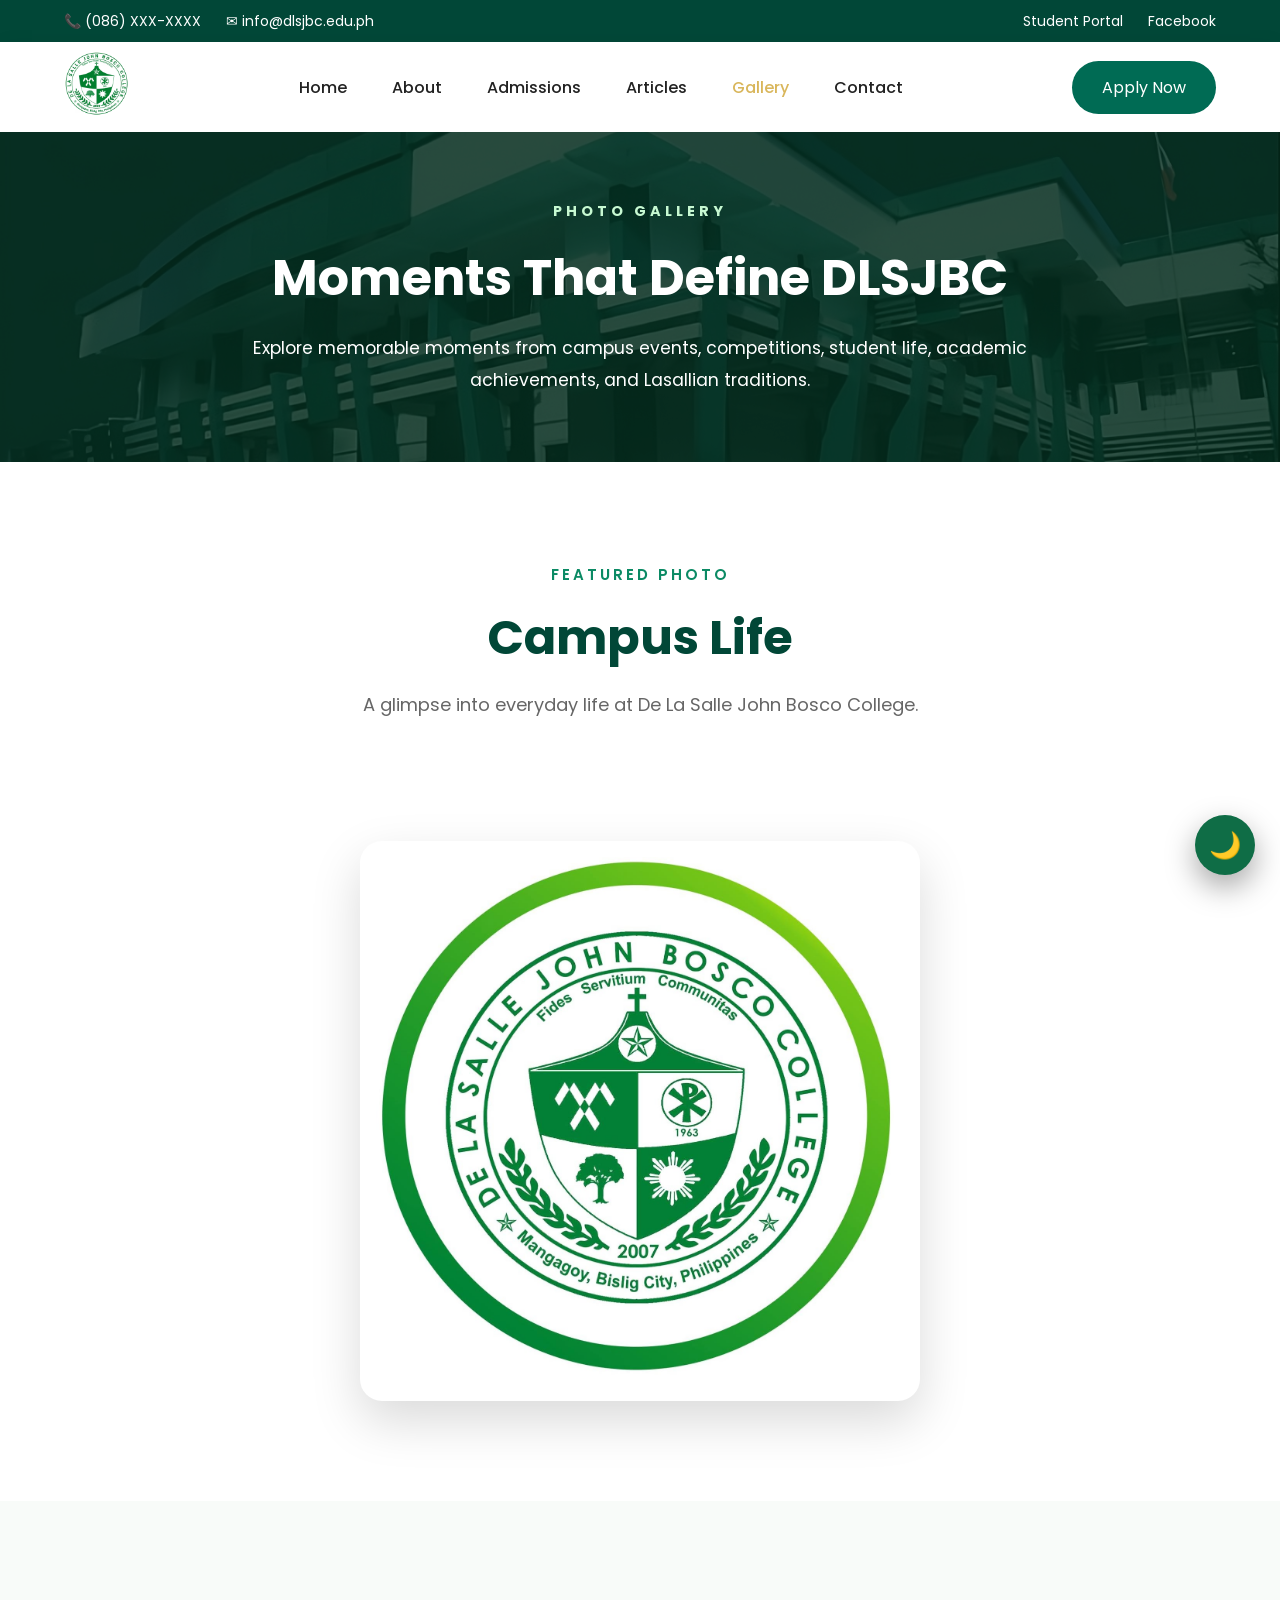
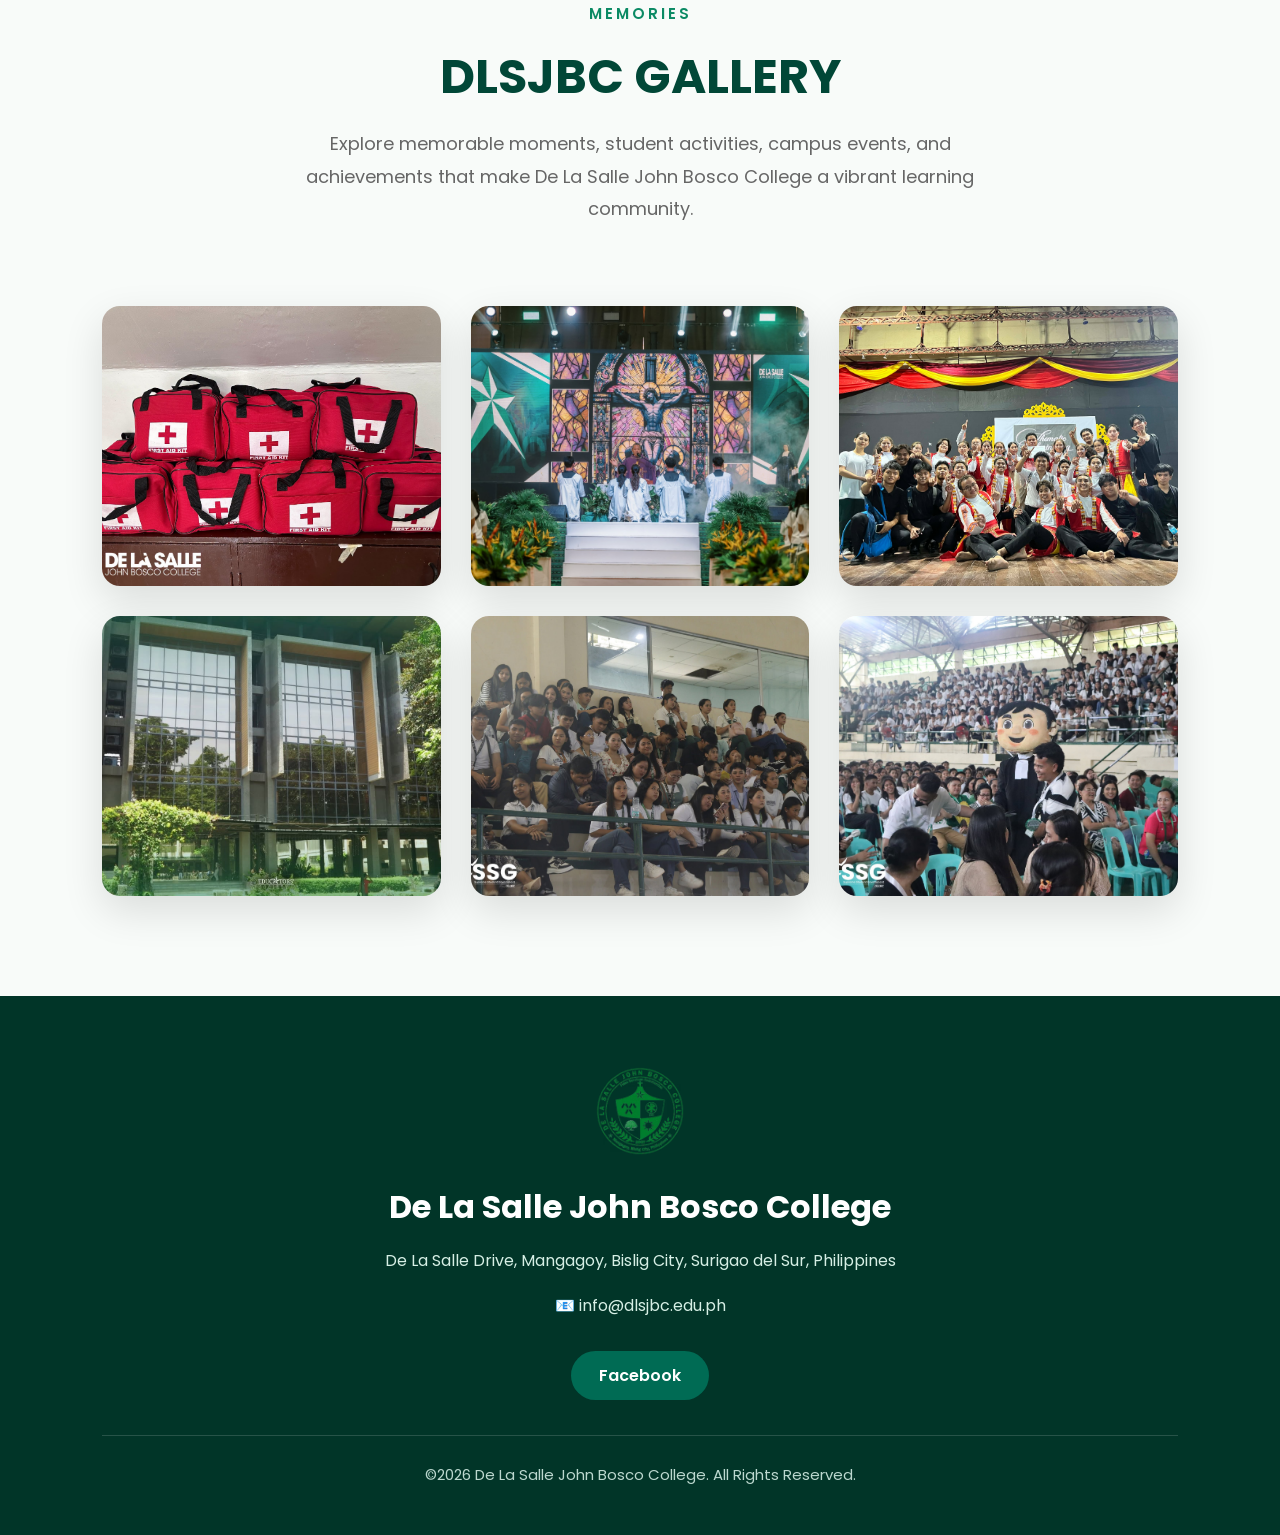
<file: gallery.html>
<!DOCTYPE html>
<html lang="en">
<head>
    <meta charset="UTF-8">
    <meta name="viewport" content="width=device-width, initial-scale=1.0">
    <title>Gallery | De La Salle John Bosco College</title>

    <link rel="stylesheet" href="style.css">

    <link href="https://fonts.googleapis.com/css2?family=Poppins:wght@300;400;500;600;700;800&display=swap" rel="stylesheet">
</head>
<body>

<!-- ================= TOP BAR ================= -->

<div class="top-bar">

    <div class="container">

        <div class="top-left">
            <span>📞 (086) XXX-XXXX</span>
            <span>✉ info@dlsjbc.edu.ph</span>
        </div>

        <div class="top-right">
            <a href="#">Student Portal</a>
            <a href="#">Facebook</a>
        </div>

    </div>

</div>

<!-- ================= NAVBAR ================= -->

<header class="navbar">

    <div class="container">

        <a href="index.html" class="logo">
            <img src="images/dlsjbclogo.png" alt="Logo">
        </a>

        <ul class="nav-menu">

            <li><a href="index.html">Home</a></li>
            <li><a href="about.html">About</a></li>
            <li><a href="admissions.html">Admissions</a></li>
            <li><a href="articles.html">Articles</a></li>
            <li><a href="gallery.html" class="active">Gallery</a></li>
            <li><a href="contact.html">Contact</a></li>

        </ul>

        <a href="admissions.html" class="apply-btn">
            Apply Now
        </a>

    </div>

</header>

<!-- ================= HERO ================= -->

<section class="page-hero">

    <img src="images/aboutbanner.png" class="page-bg">

    <div class="page-overlay"></div>

    <div class="page-content">

        <span>PHOTO GALLERY</span>

        <h1>Moments That Define DLSJBC</h1>

        <p>

            Explore memorable moments from campus events,
            competitions, student life, academic achievements,
            and Lasallian traditions.

        </p>

    </div>

</section>

<!-- ================= FEATURED IMAGE ================= -->

<section class="gallery-feature">

    <div class="section-heading">

        <span>FEATURED PHOTO</span>

        <h2>Campus Life</h2>

        <p>
            A glimpse into everyday life at De La Salle John Bosco College.
        </p>

    </div>

    <div class="gallery-box">

        <img src="images/logo2.jpg" alt="Featured Image">

    </div>

</section>

<!-- ================= GALLERY ================= -->

<section class="gallery-page">

    <div class="section-heading">

        <span>MEMORIES</span>

        <h2>DLSJBC GALLERY</h2>

        <p>
            Explore memorable moments, student activities, campus events,
            and achievements that make De La Salle John Bosco College
            a vibrant learning community.
        </p>

    </div>

    <div class="gallery-grid">

        <div class="gallery-card">
            <img src="images/gal1.jfif" alt="">
        </div>

        <div class="gallery-card">
            <img src="images/gal2.jpg" alt="">
        </div>

        <div class="gallery-card">
            <img src="images/gal3.jpg" alt="">
        </div>

        <div class="gallery-card">
            <img src="images/gal4.jpg" alt="">
        </div>

        <div class="gallery-card">
            <img src="images/gal5.jpg" alt="">
        </div>

        <div class="gallery-card">
            <img src="images/gal6.jpg" alt="">
        </div>

    </div>

</section>

<!-- ================= FOOTER ================= -->

<footer class="footer">

    <div class="footer-container">

        <img src="images/dlsjbclogo.png" alt="Logo">

        <h3>De La Salle John Bosco College</h3>

        <p>
            De La Salle Drive, Mangagoy,
            Bislig City, Surigao del Sur,
            Philippines
        </p>

        <p>
            📧 info@dlsjbc.edu.ph
        </p>

        <div class="footer-social">

            <a href="#">Facebook</a>

        </div>

        <div class="footer-bottom">

            <p>
                ©2026 De La Salle John Bosco College.
                All Rights Reserved.
            </p>

        </div>

    </div>

</footer>
<!-- Dark Mode Toggle -->

<button id="themeToggle" class="theme-toggle">
    🌙
</button>

<script src="theme.js"></script>
</body>
</html>
</file>
<file: style.css>
*{
    margin:0;
    padding:0;
    box-sizing:border-box;
}

:root{

    --green:#006B54;
    --dark:#014737;
    --light:#F6FAF8;
    --gold:#D9B65B;

}

html{
    scroll-behavior:smooth;
}

#about{
    scroll-margin-top: 120px;
}

body{

    font-family:'Poppins',sans-serif;

    overflow-x:hidden;

}

/* TOP BAR */

.top-bar{

    background:var(--dark);

    color:white;

    height:42px;

}

.container{

    width:90%;

    max-width:1400px;

    margin:auto;

    display:flex;

    justify-content:space-between;

    align-items:center;

    height:100%;

}

.top-left,
.top-right{

    display:flex;

    gap:25px;

    font-size:14px;

}

.top-right a{

    color:white;

    text-decoration:none;

}

/* NAVBAR */

.navbar{

    background:white;

    height:90px;

    box-shadow:0 5px 20px rgba(0,0,0,.08);

}

.logo img{

    width:65px;

}

.nav-menu{

    display:flex;

    list-style:none;

    gap:45px;

}

.nav-menu a{

    text-decoration:none;

    color:#222;

    font-weight:500;

    transition:.3s;

}

.nav-menu a:hover{

    color:var(--green);

}

.apply-btn{

    background:var(--green);

    color:white;

    text-decoration:none;

    padding:14px 30px;

    border-radius:40px;

    transition:.3s;

}

.apply-btn:hover{

    background:var(--dark);

}

/* HERO */

.hero{

    height:calc(100vh - 132px);

    position:relative;

    overflow:hidden;

}

/*=========================
        HERO SLIDER
=========================*/

.slider{

    position:absolute;

    inset:0;

    overflow:hidden;

}

.slide{

    position:absolute;

    width:100%;

    height:100%;

    object-fit:cover;

    opacity:0;

    transition:opacity 1.5s ease-in-out;

    transform:scale(1.05);

}

.slide.active{

    opacity:1;

    animation:zoomEffect 8s linear;

}

@keyframes zoomEffect{

    from{

        transform:scale(1);

    }

    to{

        transform:scale(1.08);

    }

}

.slider-dots{

    position:absolute;

    bottom:35px;

    left:50%;

    transform:translateX(-50%);

    display:flex;

    gap:12px;

    z-index:10;

}

.dot{

    width:12px;

    height:12px;

    border-radius:50%;

    background:white;

    opacity:.5;

    transition:.3s;

}

.dot.active{

    opacity:1;

    background:#d9b65b;

    transform:scale(1.2);

}

.hero-overlay{

    position:absolute;

    inset:0;

    background:linear-gradient(rgba(0,50,35,.65),rgba(0,20,10,.55));

}

.hero-content{

    position:relative;

    z-index:2;

    width:90%;

    max-width:1400px;

    margin:auto;

    height:100%;

    display:flex;

    flex-direction:column;

    justify-content:center;

    color:white;

}

.hero-badge{

    display:inline-block;

    width:max-content;

    padding:10px 18px;

    border-radius:40px;

    background:rgba(255,255,255,.15);

    margin-bottom:20px;

}

.hero h1{

    font-size:72px;

    line-height:1.05;

}

.hero p{

    font-size:28px;

    margin:25px 0 45px;

}

.hero-buttons{

    display:flex;

    gap:20px;

}

.btn-primary{

    background:var(--green);

    color:white;

    padding:18px 40px;

    border-radius:40px;

    text-decoration:none;

}

.btn-secondary{

    border:2px solid white;

    color:white;

    padding:18px 40px;

    border-radius:40px;

    text-decoration:none;

}

/* ===================================
ABOUT
=================================== */

.about{

    padding:120px 8%;
    background:#f7fbf8;

}

.section-heading{

    text-align:center;
    margin-bottom:80px;

}

.section-heading span{

    color:#0b8a64;
    font-size:15px;
    letter-spacing:3px;
    font-weight:600;

}

.section-heading h2{

    font-size:48px;
    color:#014737;
    margin:15px 0;

}

.section-heading p{

    max-width:700px;
    margin:auto;
    color:#666;
    font-size:18px;
    line-height:1.8;

}

.about-container{

    display:grid;
    grid-template-columns:1fr 1fr;
    gap:80px;
    align-items:center;

    max-width:1400px;
    margin:auto;

}

.about-image{

    position:relative;

}

.image-bg{

    position:absolute;

    width:100%;
    height:100%;

    background:#006b54;

    border-radius:25px;

    left:-20px;
    top:20px;

}

.about-image img{

    width:100%;
    display:block;

    border-radius:25px;

    position:relative;
    z-index:2;

    box-shadow:0 30px 60px rgba(0,0,0,.18);

    transition:.5s;

}

.about-image:hover img{

    transform:scale(1.03);

}

.about-content h3{

    font-size:46px;

    color:#014737;

    margin-bottom:30px;

    line-height:1.15;

}

.about-content p{

    color:#555;

    line-height:1.9;

    font-size:17px;

    margin-bottom:25px;

}

.about-features{

    display:grid;

    grid-template-columns:repeat(2,1fr);

    gap:18px;

    margin-top:40px;

}

.feature-card{

    background:white;

    padding:20px;

    border-radius:15px;

    font-weight:600;

    box-shadow:0 8px 25px rgba(0,0,0,.06);

    transition:.35s;

}

.feature-card span{

    color:#009966;

    margin-right:10px;

    font-size:20px;

}

.feature-card:hover{

    transform:translateY(-8px);

    background:#006b54;

    color:white;

}

.feature-card:hover span{

    color:#d9b65b;

}
/*=================================
            HISTORY
=================================*/

.history{

    padding:120px 8%;
    background:white;

}

.history-header{

    text-align:center;
    margin-bottom:70px;

}

.history-header img{

    width:90px;
    margin-bottom:20px;

}

.history-header span{

    color:#009966;
    letter-spacing:3px;
    font-size:15px;
    font-weight:600;

}

.history-header h2{

    font-size:54px;
    color:#014737;
    margin:15px 0;

}

.history-header p{

    color:#666;
    font-size:18px;

}

.history-timeline{

    max-width:1300px;
    margin:0 auto 80px;

    display:grid;
    grid-template-columns:repeat(auto-fit,minmax(220px,1fr));
    gap:25px;

}

.timeline-card{

    background:#f8fbf9;
    border-top:5px solid #006b54;

    padding:35px;

    border-radius:20px;

    box-shadow:0 10px 25px rgba(0,0,0,.08);

    transition:.35s;

}

.timeline-card:hover{

    transform:translateY(-8px);

    box-shadow:0 20px 45px rgba(0,0,0,.15);

}

.timeline-card h3{

    color:#006b54;
    font-size:30px;
    margin-bottom:15px;

}

.timeline-card p{

    color:#555;
    line-height:1.8;

}

.history-content{

    max-width:1100px;
    margin:auto;

    background:#f7fbf8;

    padding:60px;

    border-radius:25px;

}

.history-content h3{

    font-size:38px;
    color:#014737;
    text-align:center;
    margin-bottom:35px;

}

.history-content p{

    line-height:2;
    color:#555;
    margin-bottom:25px;
    font-size:17px;
}
/* ==========================================
        REQUIREMENTS
========================================== */

.requirements{

    padding:110px 8%;
    background:#f6faf8;

}

.requirements-grid{

    display:grid;
    grid-template-columns:repeat(auto-fit,minmax(320px,1fr));
    gap:35px;

    max-width:1400px;
    margin:auto;

}

/* ==========================================
        REQUIREMENT CARD
========================================== */

.requirement-card{

    background:white;

    border-radius:22px;

    overflow:hidden;

    box-shadow:0 15px 40px rgba(0,0,0,.08);

    transition:.35s;

    border-top:6px solid transparent;

}

.requirement-card:hover{

    transform:translateY(-10px);

    border-top:6px solid var(--green);

    box-shadow:0 25px 55px rgba(0,0,0,.16);

}

.requirement-card h3{

    background:linear-gradient(135deg,#006b54,#009966);

    color:white;

    padding:22px 25px;

    font-size:24px;

}

.requirement-card ul{

    list-style:none;

    padding:28px;

}

.requirement-card li{

    margin-bottom:15px;

    padding-left:30px;

    position:relative;

    line-height:1.7;

    color:#555;

}

.requirement-card li::before{

    content:"✔";

    position:absolute;

    left:0;

    color:#009966;

    font-weight:bold;

}

/* ==========================================
        CONTACT
========================================== */

.admissions-contact{

    background:linear-gradient(135deg,#014737,#006b54);

    color:white;

    text-align:center;

    padding:90px 8%;

}

.admissions-contact h2{

    font-size:45px;

    margin-bottom:20px;

}

.admissions-contact p{

    max-width:700px;

    margin:auto;

    margin-bottom:35px;

    line-height:1.8;

    color:#d8f5e7;

}

/* ==========================================
        FOOTER
========================================== */

.footer{

    background:#012b20;

    color:white;

    text-align:center;

    padding:28px;

}

.footer p{

    color:#d8f5e7;

}

/* ==========================================
        ACTIVE NAVIGATION
========================================== */

.nav-menu a.active{

    color:#d9b65b;

}

.nav-menu a.active::after{

    width:100%;

}

/* ==========================================
        RESPONSIVE
========================================== */

@media(max-width:900px){

.page-content h1{

font-size:42px;

}

.page-content p{

font-size:16px;

}

.requirements-grid{

grid-template-columns:1fr;

}

}
/*=====================================
      ENROLLMENT PROCEDURES
=====================================*/

.procedures{

    padding:110px 8%;
    background:white;

}

.procedure-grid{

    display:grid;

    grid-template-columns:repeat(auto-fit,minmax(340px,1fr));

    gap:35px;

    max-width:1400px;

    margin:auto;

}

.procedure-card{

    background:#f8fbf9;

    border-radius:22px;

    padding:35px;

    border-left:6px solid var(--green);

    box-shadow:0 15px 40px rgba(0,0,0,.08);

    transition:.35s;

}

.procedure-card:hover{

    transform:translateY(-10px);

    box-shadow:0 25px 55px rgba(0,0,0,.15);

}

.procedure-card h3{

    color:var(--green-dark);

    margin-bottom:25px;

    font-size:28px;

}

.procedure-card ol{

    padding-left:22px;

}

.procedure-card li{

    margin-bottom:18px;

    line-height:1.8;

    color:#555;

}

/*=====================================
            FOOTER
=====================================*/

.footer{

    background:#013528;

    color:white;

    text-align:center;

    padding:70px 20px;

}

.footer img{

    width:90px;

    margin-bottom:20px;

}

.footer h3{

    font-size:30px;

    margin-bottom:20px;

}

.footer p{

    color:#d6efe5;

    line-height:1.9;

    margin-bottom:15px;

}

.footer-social{

    margin:25px 0;

}

.footer-social a{

    display:inline-block;

    text-decoration:none;

    color:white;

    background:#006b54;

    padding:12px 28px;

    border-radius:50px;

    transition:.3s;

}

.footer-social a:hover{

    background:#009966;

    transform:translateY(-3px);

}

.copyright{

    margin-top:30px;

    border-top:1px solid rgba(255,255,255,.15);

    padding-top:25px;

    color:#bcd8cf;

}

/*=====================================
                NEWS
=====================================*/

.news{

    padding:110px 8%;
    background:#f8fbf9;

}

.news-grid{

    max-width:1400px;
    margin:auto;

    display:grid;

    grid-template-columns:repeat(auto-fit,minmax(320px,1fr));

    gap:35px;

}

.news-card{

    background:white;

    border-radius:20px;

    overflow:hidden;

    box-shadow:0 12px 35px rgba(0,0,0,.08);

    transition:.35s;

}

.news-card:hover{

    transform:translateY(-10px);

    box-shadow:0 22px 45px rgba(0,0,0,.15);

}

.news-card img{

    width:100%;

    height:230px;

    object-fit:cover;

}

.news-content{

    padding:30px;

}

.news-content span{

    color:#009966;

    font-size:14px;

    font-weight:600;

}

.news-content h3{

    margin:15px 0;

    color:#014737;

    font-size:26px;

}

.news-content p{

    line-height:1.8;

    color:#555;

}

/*=====================================
            FOOTER
=====================================*/

.footer{

    background:#013528;

    color:white;

    padding:70px 8% 30px;

}

.footer-container{

    max-width:1200px;

    margin:auto;

    text-align:center;

}

.footer img{

    width:90px;

    margin-bottom:20px;

}

.footer h3{

    font-size:32px;

    margin-bottom:15px;

}

.footer p{

    color:#d6efe5;

    line-height:1.9;

    margin-bottom:15px;

}

.footer-social{

    margin:30px 0;

}

.footer-social a{

    display:inline-block;

    background:#006b54;

    color:white;

    text-decoration:none;

    padding:12px 28px;

    border-radius:50px;

    transition:.3s;

    font-weight:600;

}

.footer-social a:hover{

    background:#009966;

    transform:translateY(-4px);

}

.footer-bottom{

    margin-top:35px;

    padding-top:25px;

    border-top:1px solid rgba(255,255,255,.15);

}

.footer-bottom p{

    color:#bcd8cf;

    font-size:15px;

}
/* ==========================================
        ADMISSIONS PAGE HERO
========================================== */

.page-hero{
    position:relative;
    height:65vh;
    display:flex;
    align-items:center;
    justify-content:center;
    overflow:hidden;
}

.page-bg{
    position:absolute;
    width:100%;
    height:100%;
    object-fit:cover;
}

.page-overlay{
    position:absolute;
    inset:0;
    background:linear-gradient(rgba(0,55,40,.78),rgba(0,25,15,.82));
}

.page-content{
    position:relative;
    z-index:2;
    width:90%;
    max-width:1100px;
    text-align:center;
    color:white;
}

.page-content span{
    color:#bdf7dc;
    letter-spacing:3px;
    font-weight:600;
}

.page-content h1{
    font-size:60px;
    margin:18px 0;
}

.page-content p{
    max-width:800px;
    margin:auto;
    line-height:1.9;
    font-size:18px;
}
/* ================= ARTICLES ================= */

.articles{
    padding:100px 8%;
    background:#f7f9fb;
}

.articles-grid{
    max-width:1300px;
    margin:auto;
    display:grid;
    grid-template-columns:repeat(auto-fit,minmax(350px,1fr));
    gap:35px;
}

.article-card{
    background:#fff;
    border-radius:20px;
    overflow:hidden;
    box-shadow:0 12px 30px rgba(0,0,0,.08);
    transition:.35s;
}

.article-card:hover{
    transform:translateY(-8px);
    box-shadow:0 20px 45px rgba(0,0,0,.12);
}

.article-card img{
    width:100%;
    height:240px;
    object-fit:cover;
}

.article-content{
    padding:30px;
}

.article-content span{
    color:#0b7b5b;
    font-size:14px;
    font-weight:600;
    text-transform:uppercase;
    letter-spacing:1px;
}

.article-content h3{
    margin:15px 0;
    color:#014737;
    font-size:26px;
}

.article-content p{
    color:#666;
    line-height:1.8;
}
/* ===========================
   GALLERY
=========================== */
.gallery-feature{
    padding:100px 8%;
    display:flex;
    flex-direction:column;
    align-items:center;
    text-align:center;
}

.gallery-box{
    width:560px;
    max-width:90%;
    margin-top:40px;

    background:#fff;
    padding:16px;
    border-radius:22px;

    box-shadow:0 20px 50px rgba(0,0,0,.15);

    animation:float 4s ease-in-out infinite;

    transition:.3s;
}

.gallery-box:hover{
    transform:translateY(-6px) scale(1.02);
    box-shadow:0 30px 65px rgba(0,0,0,.22);
}

.gallery-box img{
    width:100%;
    display:block;
    border-radius:16px;
}

.gallery-box:hover img{
    animation:bounce .45s ease;
}

@keyframes float{
    0%{transform:translateY(0);}
    50%{transform:translateY(-10px);}
    100%{transform:translateY(0);}
}

@keyframes bounce{
    0%{transform:translateY(0);}
    35%{transform:translateY(-6px);}
    60%{transform:translateY(2px);}
    100%{transform:translateY(0);}
}


.gallery-page{
    padding:100px 8%;
    background:#f8fbf9;
}

.gallery-grid{

    max-width:1300px;
    margin:60px auto 0;

    display:grid;
    grid-template-columns:repeat(auto-fit,minmax(320px,1fr));
    gap:30px;

}

.gallery-card{

    background:#fff;

    border-radius:18px;

    overflow:hidden;

    box-shadow:0 15px 40px rgba(0,0,0,.12);

    transition:.35s;

    height:280px;

}

.gallery-card:hover{

    transform:translateY(-8px);

    box-shadow:0 25px 55px rgba(0,0,0,.18);

}

.gallery-card img{

    width:100%;
    height:100%;

    object-fit:cover;

    display:block;

    transition:.45s;

}

.gallery-card:hover img{

    transform:scale(1.08);

}

/* ================= CONTACT ================= */

.contact-section{

    padding:90px 8%;
    background:#f6f7fb;

}

.contact-wrapper{

    display:grid;
    grid-template-columns:1fr 1fr;
    gap:60px;
    margin-top:60px;
    align-items:start;

}

.contact-info{

    display:flex;
    flex-direction:column;
    gap:28px;

}

.contact-item{

    display:flex;
    gap:20px;
    align-items:flex-start;

}

.contact-icon{

    width:60px;
    height:60px;
    background:#006633;
    color:#fff;
    border-radius:16px;

    display:flex;
    justify-content:center;
    align-items:center;

    font-size:24px;

}

.contact-item h3{

    margin-bottom:8px;
    color:#006633;

}

.contact-item p{

    color:#555;
    line-height:1.7;

}

.contact-map{

    margin-top:10px;
    overflow:hidden;
    border-radius:18px;
    box-shadow:0 15px 35px rgba(0,0,0,.15);

}

.contact-map iframe{

    width:100%;
    height:320px;
    border:none;

}

/* FORM */

.contact-form{

    background:white;
    border-radius:22px;
    padding:40px;
    box-shadow:0 20px 45px rgba(0,0,0,.12);

}

.input-row{

    display:grid;
    grid-template-columns:1fr 1fr;
    gap:18px;
    margin-bottom:18px;

}

.contact-form input,
.contact-form textarea{

    width:100%;
    padding:18px;
    border:2px solid #e5e5e5;
    border-radius:14px;
    font-size:16px;
    font-family:Poppins,sans-serif;
    transition:.3s;

}

.contact-form input:focus,
.contact-form textarea:focus{

    border-color:#006633;
    outline:none;

}

.contact-form textarea{

    resize:none;
    margin:18px 0;

}

.contact-form button{

    width:100%;
    padding:18px;
    border:none;
    border-radius:50px;
    background:#006633;
    color:white;
    font-size:18px;
    font-weight:600;
    cursor:pointer;
    transition:.3s;

}

.contact-form button:hover{

    background:#008c4d;
    transform:translateY(-3px);

}

@media(max-width:900px){

.contact-wrapper{

grid-template-columns:1fr;

}

.input-row{

grid-template-columns:1fr;

}

}

/* ================= PAGE HERO ================= */

.page-hero{
    position: relative;
    height: 330px;
    overflow: hidden;
    display: flex;
    align-items: center;
    justify-content: center;
}

.page-bg{
    position: absolute;
    inset: 0;
    width: 100%;
    height: 100%;
    object-fit: cover;
}

.page-overlay{
    position: absolute;
    inset: 0;
    background: rgba(4, 45, 29, 0.78);
}

.page-content{
    position: relative;
    z-index: 2;
    text-align: center;
    color: #fff;
    max-width: 850px;
    padding: 0 20px;
}

.page-content span{
    color: #c7f9d2;
    font-weight: 700;
    letter-spacing: 4px;
    text-transform: uppercase;
    font-size: .9rem;
}

.page-content h1{
    font-size: 3.1rem;
    margin: 18px 0;
}

.page-content p{
    font-size: 1.08rem;
    line-height: 1.8;
}
/* ================= DARK MODE COLORS ================= */

body.dark-mode{
    background:#111111;
    color:#ececec;
}


body.dark-mode section{
    background:#111111;
}


body.dark-mode .navbar{
    background:#121212;
}

body.dark-mode .top-bar{
    background:#0a0a0a;
}

body.dark-mode .footer{
    background:#0b0b0b;
}


body.dark-mode .news-card,
body.dark-mode .article-card,
body.dark-mode .requirement-card,
body.dark-mode .procedure-card,
body.dark-mode .gallery-card,
body.dark-mode .contact-card,
body.dark-mode .contact-form,
body.dark-mode .timeline-card{

    background:#1d1d1d;
    color:#ffffff;
    border-color:#333;

}


body.dark-mode h1,
body.dark-mode h2,
body.dark-mode h3,
body.dark-mode h4,
body.dark-mode h5,
body.dark-mode h6{
    color:#ffffff;
}


body.dark-mode p,
body.dark-mode li,
body.dark-mode span{
    color:#d8d8d8;
}


body.dark-mode a{
    color:#ffffff;
}


body.dark-mode input,
body.dark-mode textarea{
    background:#252525;
    color:#fff;
    border:1px solid #444;
}


body.dark-mode .requirement-card h3,
body.dark-mode .procedure-card h3{
    color:#fff;
}


/* ================= THEME TOGGLE ================= */

.theme-toggle{
    position: fixed;

    right: 25px;
    bottom: 25px;

    width: 60px;
    height: 60px;

    border: none;
    outline: none;

    border-radius: 50%;

    background: #0f6d46;
    color: #ffffff;

    font-size: 26px;
    cursor: pointer;

    display: flex;
    align-items: center;
    justify-content: center;

    box-shadow: 0 12px 30px rgba(0,0,0,.35);

    z-index: 999999;

    transition:
        background .3s,
        transform .3s,
        box-shadow .3s;
}

.theme-toggle:hover{

    background:#0b5b39;

    transform:translateY(-4px) scale(1.08);

    box-shadow:0 16px 35px rgba(0,0,0,.45);

}

.theme-toggle:active{

    transform:scale(.95);

}

/* bug fix */

body.dark-mode .history{
    background:#111111;
}

body.dark-mode .history-header h2{
    color:#ffffff;
}

body.dark-mode .history-header p{
    color:#d4d4d4;
}

body.dark-mode .timeline-card{
    background:#1d1d1d;
    border-top:5px solid #009966;
}

body.dark-mode .timeline-card h3{
    color:#00c77a;
}

body.dark-mode .timeline-card p{
    color:#d4d4d4;
}

body.dark-mode .history-content{
    background:#1d1d1d;
}

body.dark-mode .history-content h3{
    color:#ffffff;
}

body.dark-mode .history-content p{
    color:#d4d4d4;
}

body.dark-mode .about{
    background:#111111;
}

body.dark-mode .about-content h3{
    color:#ffffff;
}

body.dark-mode .about-content p{
    color:#d4d4d4;
}

body.dark-mode .feature-card{
    background:#1d1d1d;
    color:#ffffff;
    border:1px solid #333;
}

body.dark-mode .feature-card span{
    color:#00c77a;
}
</file>
